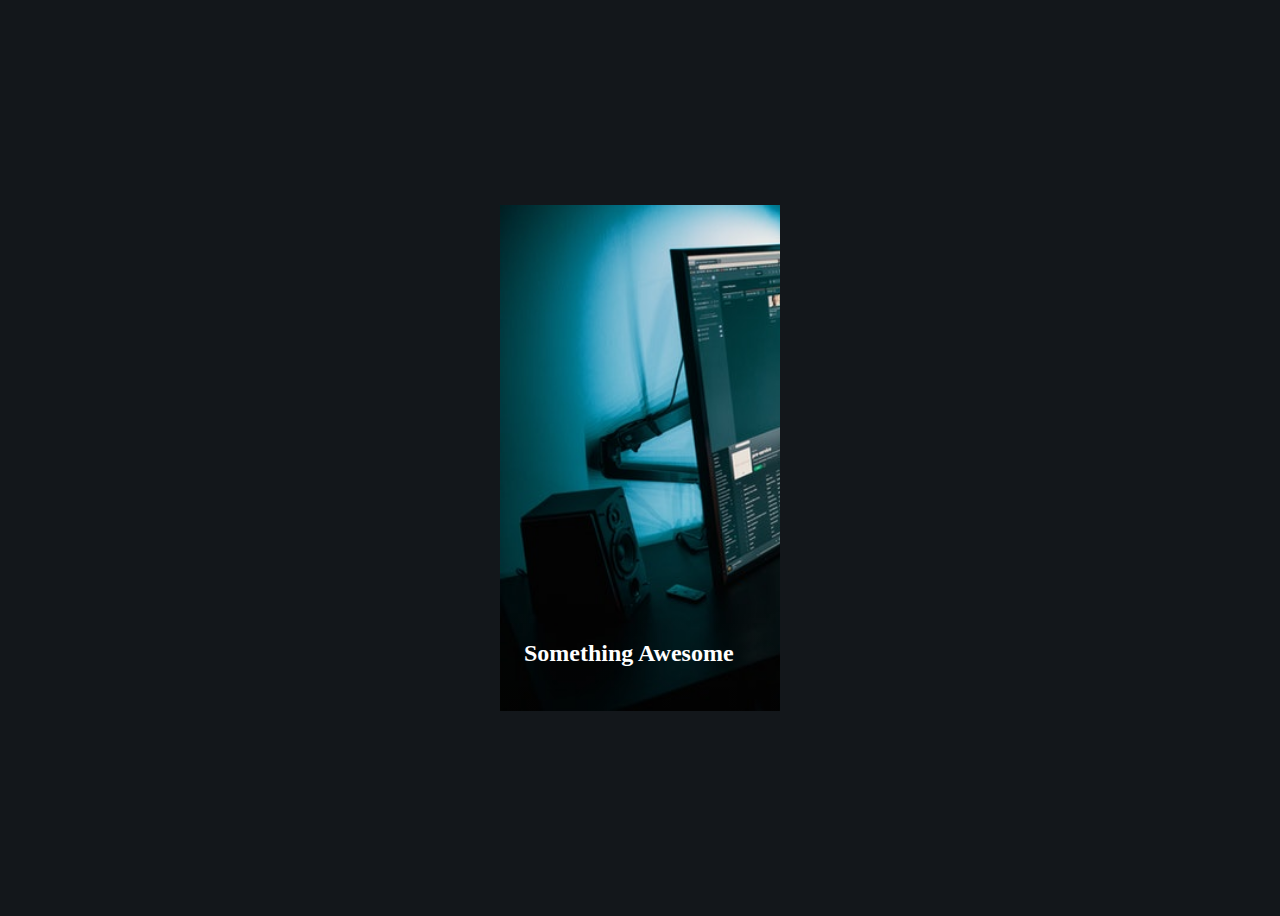
<file: card-ani-mbl-fallback/index.html>
<!DOCTYPE html>
<html lang="en">
  <head>
    <meta charset="UTF-8" />
    <meta name="viewport" content="width=device-width, initial-scale=1.0" />
    <link rel="stylesheet" href="style.css" />
    <title>REALLY good Card</title>
  </head>
  <body>
    <div class="card">
      <div class="card-content">
        <h2 class="card-title">Something Awesome</h2>
        <p class="card-body">
          Lorem ipsum dolor sit amet consectetur adipisicing elit. Explicabo ad
          rerum nisi, ipsa quidem dicta, repellendus reprehenderit omnis quia
          veniam sunt molestiae, vitae nemo ipsum! Quod nulla atque dolorum vel.
        </p>
        <a href="#" class="button">Learn More</a>
      </div>
    </div>
  </body>
</html>
</file>
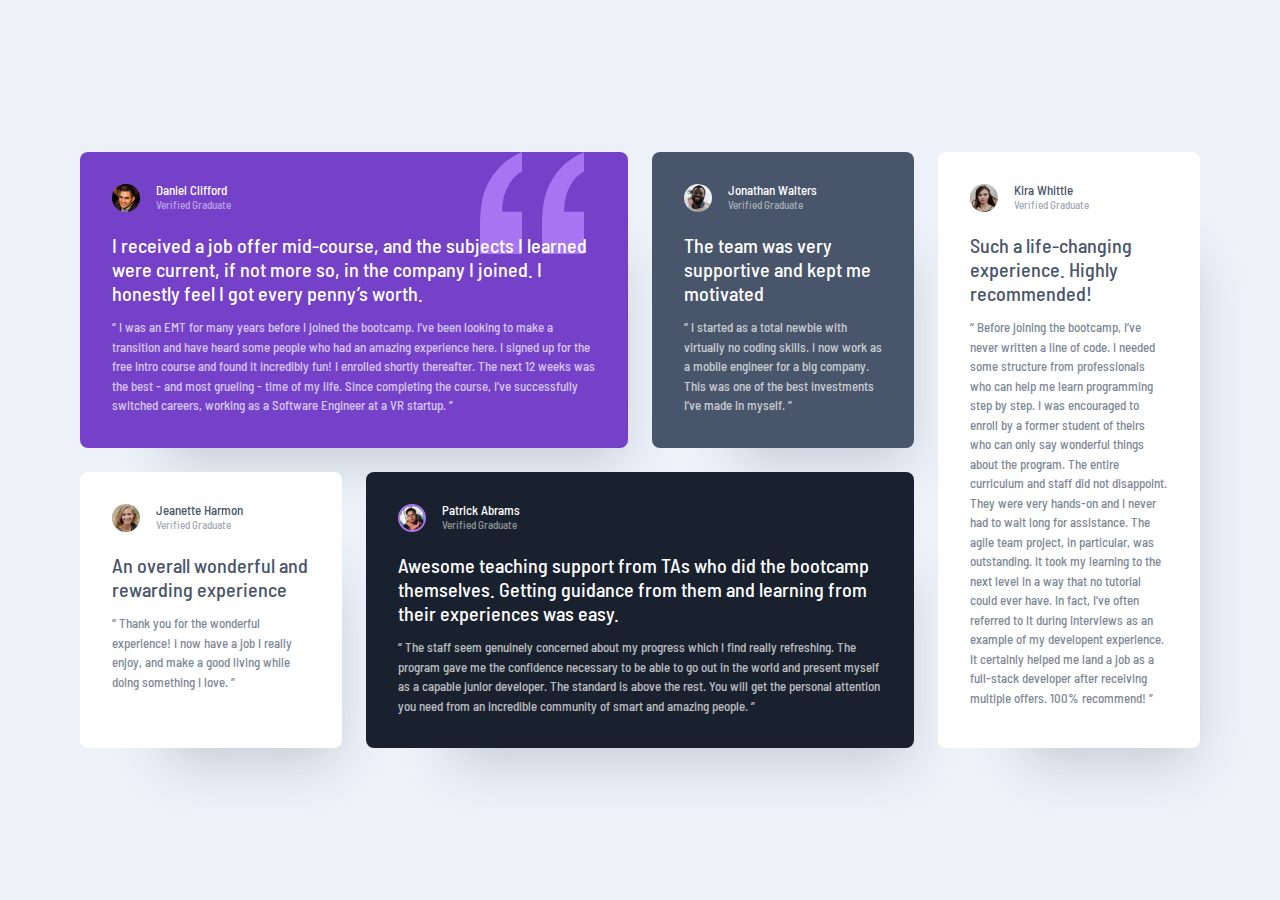
<file: easy-grid/index.html>
<!DOCTYPE html>
<html lang="en">

<head>
  <meta charset="UTF-8">
  <meta http-equiv="X-UA-Compatible" content="IE=edge">
  <meta name="viewport" content="width=device-width, initial-scale=1.0">
  <!-- Google font -->
  <link rel="preconnect" href="https://fonts.googleapis.com">
  <link rel="preconnect" href="https://fonts.gstatic.com" crossorigin>
  <link href="https://fonts.googleapis.com/css2?family=Barlow+Semi+Condensed:wght@500;600&display=swap"
    rel="stylesheet">
  <!-- my css -->
  <link rel="stylesheet" href="style-area.css">
  <title>FEM grid</title>
</head>

<body>
  <main class="testimonial-grid">
    <article class="testimonial grid-col-span-2 flow bg-primary-400 quote text-neutral-100">
      <div class="flex">
        <div>
          <img  src="./images/image-daniel.jpg" alt="daniel clifford">
        </div>
        <div>
          <h2 class="name">Daniel Clifford</h2>
          <p class="position">Verified Graduate</p>
        </div>
      </div>
      <p>
        I received a job offer mid-course, and the subjects I learned were current, if not more so,
        in the company I joined. I honestly feel I got every penny’s worth.
      </p>
      <p>
        “ I was an EMT for many years before I joined the bootcamp. I’ve been looking to make a
        transition and have heard some people who had an amazing experience here. I signed up
        for the free intro course and found it incredibly fun! I enrolled shortly thereafter.
        The next 12 weeks was the best - and most grueling - time of my life. Since completing
        the course, I’ve successfully switched careers, working as a Software Engineer at a VR startup. ”
      </p>
    </article>
    <article class="testimonial flow bg-secondary-400 text-neutral-100">
      <div class="flex">
        <div>
          <img src="./images/image-jonathan.jpg" alt="Jonathan Walters">
        </div>
        <div>
          <h2 class="name">Jonathan Walters</h2>
          <p class="position">Verified Graduate</p>
        </div>
      </div>
      <p>
        The team was very supportive and kept me motivated
      </p>
      <p>
        “ I started as a total newbie with virtually no coding skills. I now work as a mobile engineer
        for a big company. This was one of the best investments I’ve made in myself. ”
      </p>
    </article>
    <article class="testimonial flow bg-neutral-100 text-secondary-400">
      <div class="flex">
        <div>
          <img src="./images/image-jeanette.jpg" alt="Jeanette Harmon">
        </div>
        <div>
          <h2 class="name">Jeanette Harmon</h2>
          <p class="position">Verified Graduate</p>
        </div>
      </div>
      <p>
        An overall wonderful and rewarding experience</p>
      <p>
        “ Thank you for the wonderful experience! I now have a job I really enjoy, and make a good living
        while doing something I love. ”
      </p>
    </article>
    <article class="testimonial grid-col-span-2 flow bg-secondary-500 text-neutral-100">
      <div class="flex">
        <div>
          <img class="border-primary-400" src="./images/image-patrick.jpg" alt="Patrick Abrams">
        </div>
        <div>
          <h2 class="name">Patrick Abrams</h2>
          <p class="position">Verified Graduate</p>
        </div>
      </div>
      <p>
        Awesome teaching support from TAs who did the bootcamp themselves. Getting guidance from them and
        learning from their experiences was easy.
      </p>
      <p>
        “ The staff seem genuinely concerned about my progress which I find really refreshing. The program
        gave me the confidence necessary to be able to go out in the world and present myself as a capable
        junior developer. The standard is above the rest. You will get the personal attention you need from
        an incredible community of smart and amazing people. ”
      </p>
    </article>
    <article class="testimonial flow bg-neutral-100 text-secondary-400">
      <div class="flex">
        <div>
          <img src="./images/image-kira.jpg" alt="Kira Whittle">
        </div>
        <div>
          <h2 class="name">Kira Whittle</h2>
          <p class="position">Verified Graduate</p>
        </div>
      </div>
      <p>
        Such a life-changing experience. Highly recommended!
      </p>
      <p>
        “ Before joining the bootcamp, I’ve never written a line of code. I needed some structure from
        professionals who can help me learn programming step by step. I was encouraged to enroll by a former
        student of theirs who can only say wonderful things about the program. The entire curriculum and staff
        did not disappoint. They were very hands-on and I never had to wait long for assistance. The agile team
        project, in particular, was outstanding. It took my learning to the next level in a way that no tutorial
        could ever have. In fact, I’ve often referred to it during interviews as an example of my developent
        experience. It certainly helped me land a job as a full-stack developer after receiving multiple offers.
        100% recommend! ”
      </p>
    </article>
  </main>




</body>

</html>
</file>
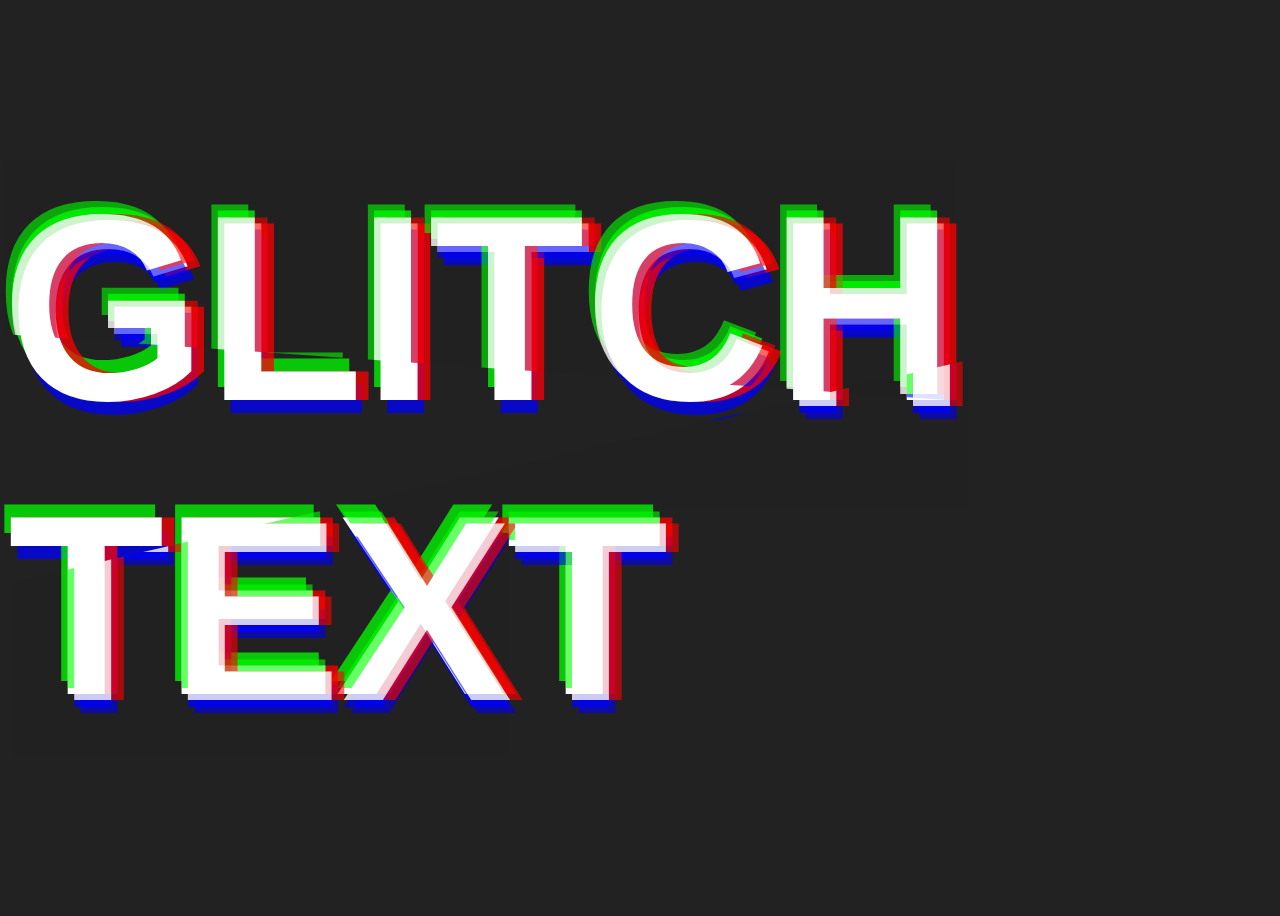
<file: glitch-effect/index.html>
<!DOCTYPE html>
<html lang="en">
<head>
  <meta charset="UTF-8">
  <meta name="viewport" content="width=device-width, initial-scale=1.0">
  <link rel="stylesheet" href="style.css">
  <title>Glitched</title>
</head>
<body>
  <div class="glitch">
    <span aria-hidden="true">glitch text</span>
    glitch text
    <span aria-hidden="true">glitch text</span>
  </div>
</body>
</html>
</file>
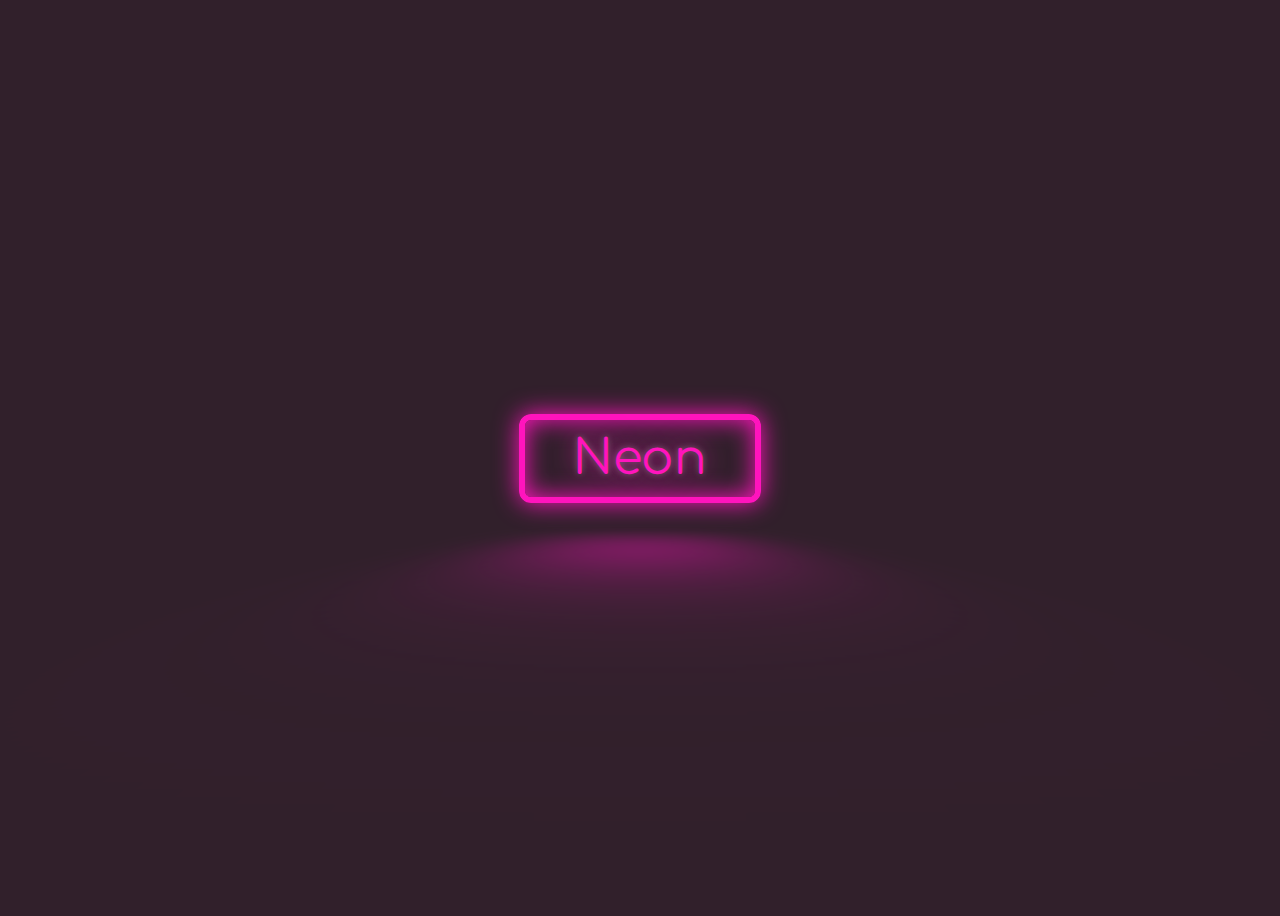
<file: neon-button/index.html>
<!DOCTYPE html>
<html lang="en">
  <head>
    <meta charset="UTF-8" />
    <meta name="viewport" content="width=device-width, initial-scale=1.0" />
    <title>Neon Button</title>
    <link rel="preconnect" href="https://fonts.googleapis.com" />
    <link rel="preconnect" href="https://fonts.gstatic.com" crossorigin />
    <link
      href="https://fonts.googleapis.com/css2?family=Comfortaa:wght@700&display=swap"
      rel="stylesheet"
    />
    <link rel="stylesheet" href="style.css" />
  </head>
  <body>
    <a href="#" class="neon-button">Neon</a>
  </body>
</html>
</file>
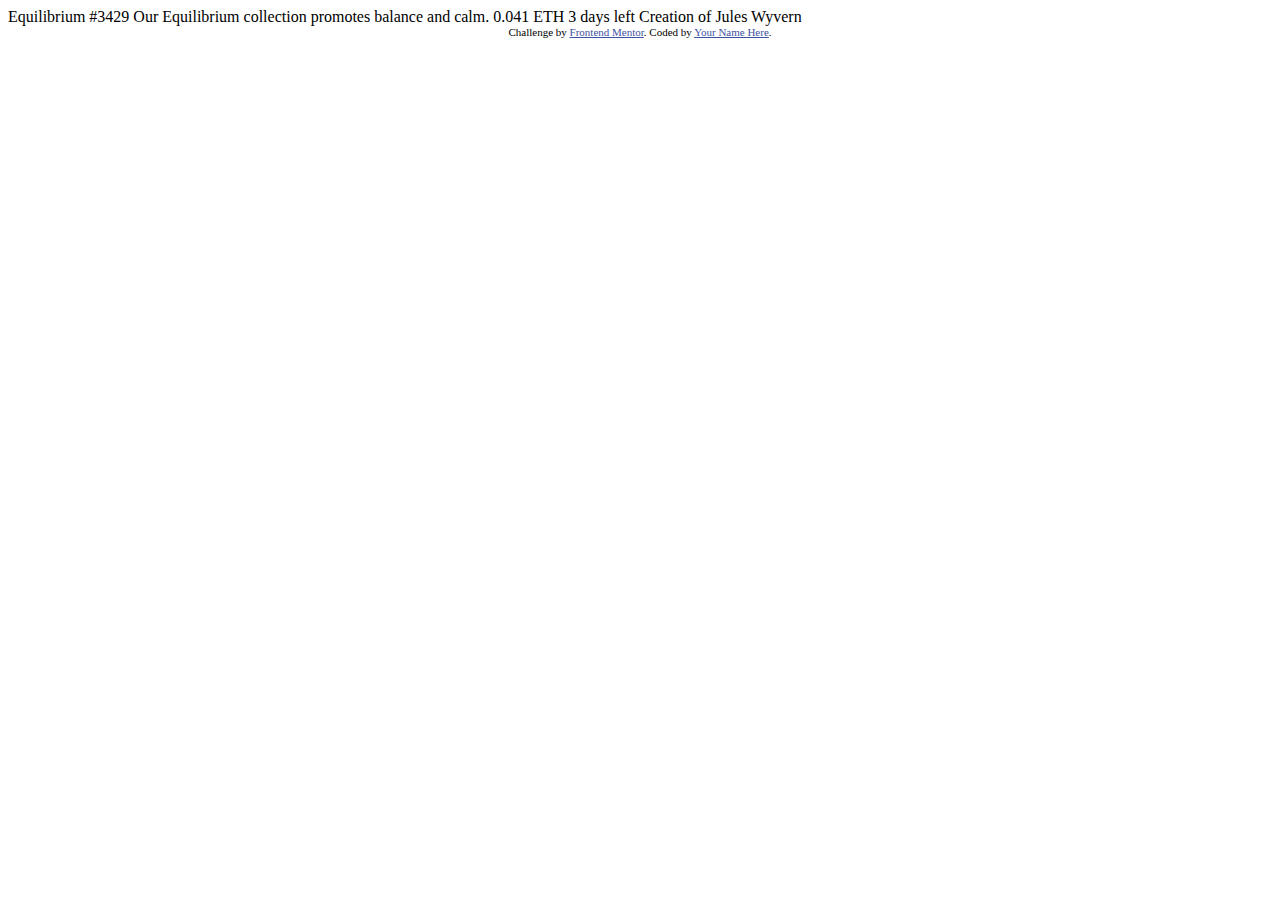
<file: nft-preview-card-component-main/index.html>
<!DOCTYPE html>
<html lang="en">
<head>
  <meta charset="UTF-8">
  <meta name="viewport" content="width=device-width, initial-scale=1.0"> <!-- displays site properly based on user's device -->

  <link rel="icon" type="image/png" sizes="32x32" href="./images/favicon-32x32.png">
  
  <title>Frontend Mentor | NFT preview card component</title>

  <!-- Feel free to remove these styles or customise in your own stylesheet 👍 -->
  <style>
    .attribution { font-size: 11px; text-align: center; }
    .attribution a { color: hsl(228, 45%, 44%); }
  </style>
</head>
<body>

  Equilibrium #3429

  Our Equilibrium collection promotes balance and calm.

  0.041 ETH
  3 days left
  
  Creation of Jules Wyvern

  <div class="attribution">
    Challenge by <a href="https://www.frontendmentor.io?ref=challenge" target="_blank">Frontend Mentor</a>. 
    Coded by <a href="#">Your Name Here</a>.
  </div>
</body>
</html>
</file>
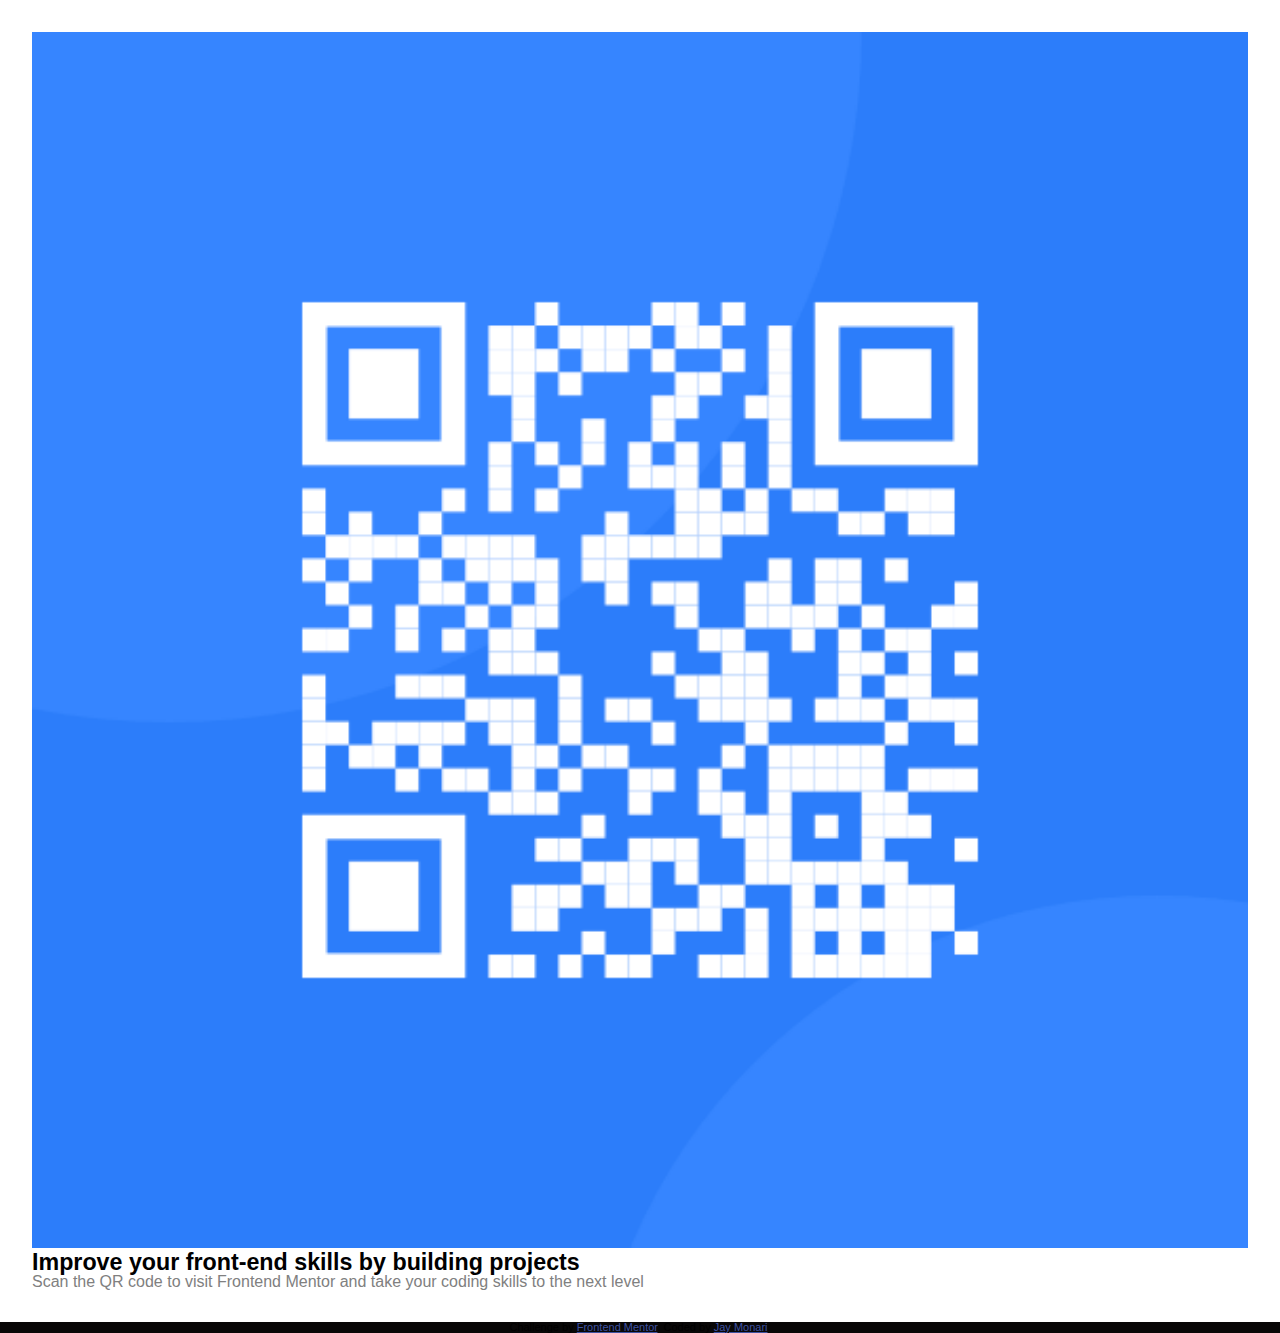
<file: frontend-mentor/qr-code-component-main/index.html>
<!DOCTYPE html>
<html lang="en">
<head>
  <meta charset="UTF-8">
  <meta name="viewport" content="width=device-width, initial-scale=1.0">
  <link rel="icon" type="image/png" sizes="32x32" href="./images/favicon-32x32.png">
  <title>Frontend Mentor | QR code component</title>
  <link rel="stylesheet" href="./styles.css">
  <style>
  </style>
</head>
<body>

  <figure>
    <img src="./images/image-qr-code.png" alt="QR Code" style="width:100%">
    <h2>Improve your front-end skills by building projects</h2>
    <figcaption>Scan the QR code to visit Frontend Mentor and take your coding skills to
      the next level</figcaption>
  </figure>


  <div class="attribution">
    Challenge by <a href="https://www.frontendmentor.io?ref=challenge" target="_blank">Frontend Mentor</a>.
    Coded by <a href="https://github.com/j-mnr">Jay Monari</a>.
  </div>
</body>
</html>
</file>
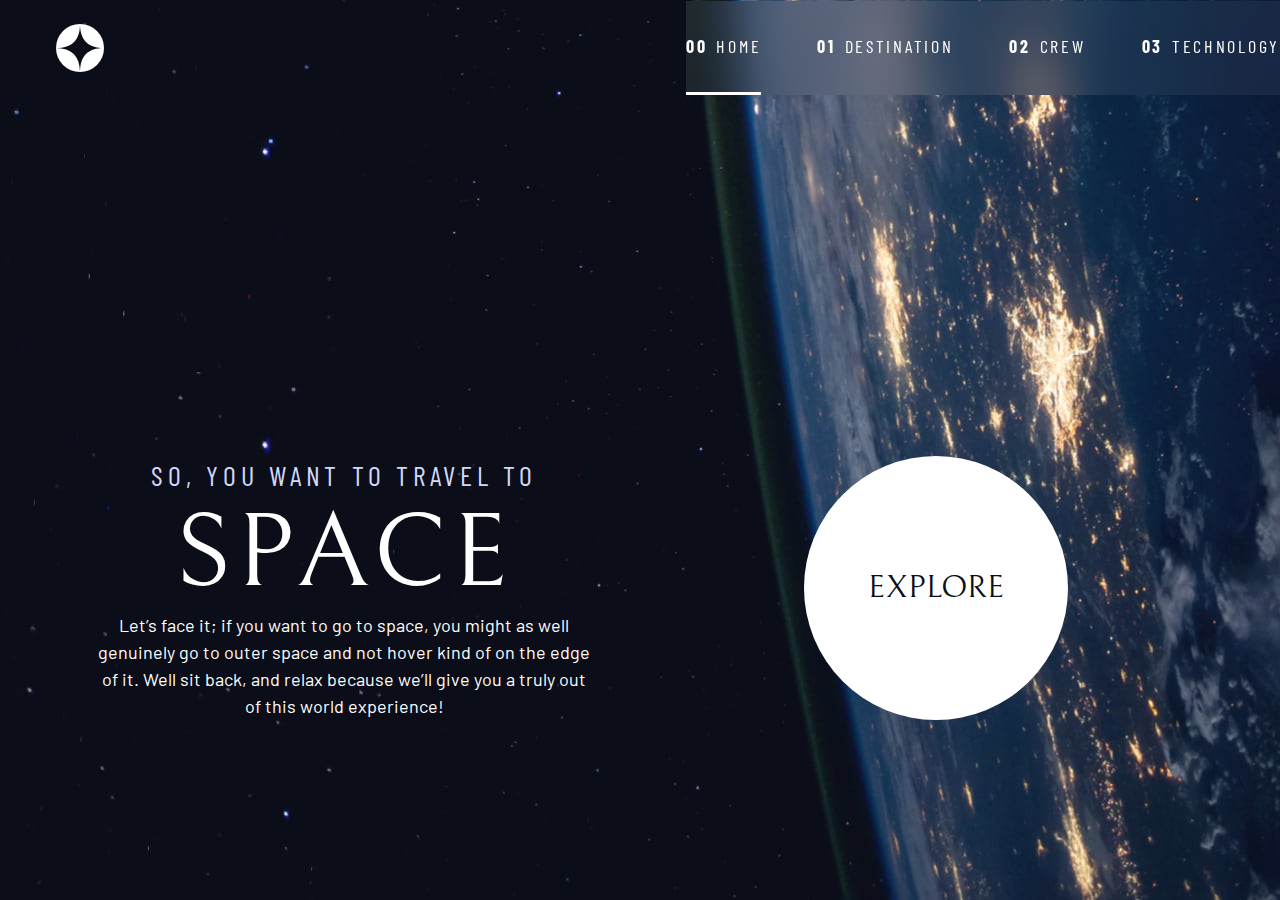
<file: space-tourism-website-main/starter-code/index.html>
<!DOCTYPE html>
<html lang="en">
  <head>
    <meta charset="UTF-8" />
    <meta name="viewport" content="width=device-width, initial-scale=1.0" />
    <link
      rel="icon"
      type="image/png"
      sizes="32x32"
      href="./assets/favicon-32x32.png"
    />

    <link rel="preconnect" href="https://fonts.googleapis.com" />
    <link rel="preconnect" href="https://fonts.gstatic.com" crossorigin />
    <link
      href="https://fonts.googleapis.com/css2?family=Barlow+Condensed:wght@400;700&family=Bellefair&family=Barlow:wght@400;700&display=swap"
      rel="stylesheet"
    />

    <link rel="stylesheet" href="styles.css" />

    <script defer src="index.js"></script>
    <title>Space tourism</title>
  </head>
  <body class="home">
    <header class="primary-header flex">
      <div>
        <img
          src="./assets/shared/logo.svg"
          alt="space tourism logo"
          class="logo"
        />
      </div>
      <button
        class="mobile-nav-toggle"
        aria-expanded="false"
        aria-controls="primary-navigation"
      >
        <span class="sr-only">Menu</span>
      </button>
      <nav>
        <ul
          id="primary-navigation"
          data-visible="false"
          class="primary-navigation underline-indicators flex"
        >
          <li class="active">
            <a
              href="index.html"
              class="ff-sans-cond uppercase text-white letter-spacing-2"
              ><span>00</span>Home</a
            >
          </li>
          <li>
            <a
              href="destination.html"
              class="ff-sans-cond uppercase text-white letter-spacing-2"
              ><span>01</span>Destination</a
            >
          </li>
          <li>
            <a
              href="crew.html"
              class="ff-sans-cond uppercase text-white letter-spacing-2"
              ><span>02</span>Crew</a
            >
          </li>
          <li>
            <a
              href="technology.html"
              class="ff-sans-cond uppercase text-white letter-spacing-2"
              ><span>03</span>Technology</a
            >
          </li>
        </ul>
      </nav>
    </header>
    <div class="grid-container">
      <div>
        <h1 class="text-accent fs-500 ff-sans-cond uppercase letter-spacing-1">
          So, you want to travel to
          <span class="d-block fs-900 ff-serif text-white">Space</span>
        </h1>
        <p>
          Let’s face it; if you want to go to space, you might as well genuinely
          go to outer space and not hover kind of on the edge of it. Well sit
          back, and relax because we’ll give you a truly out of this world
          experience!
        </p>
      </div>
      <div>
        <a href="#" class="large-button uppercase ff-serif text-dark bg-white"
          >Explore</a
        >
      </div>
    </div>
  </body>
</html>
</file>
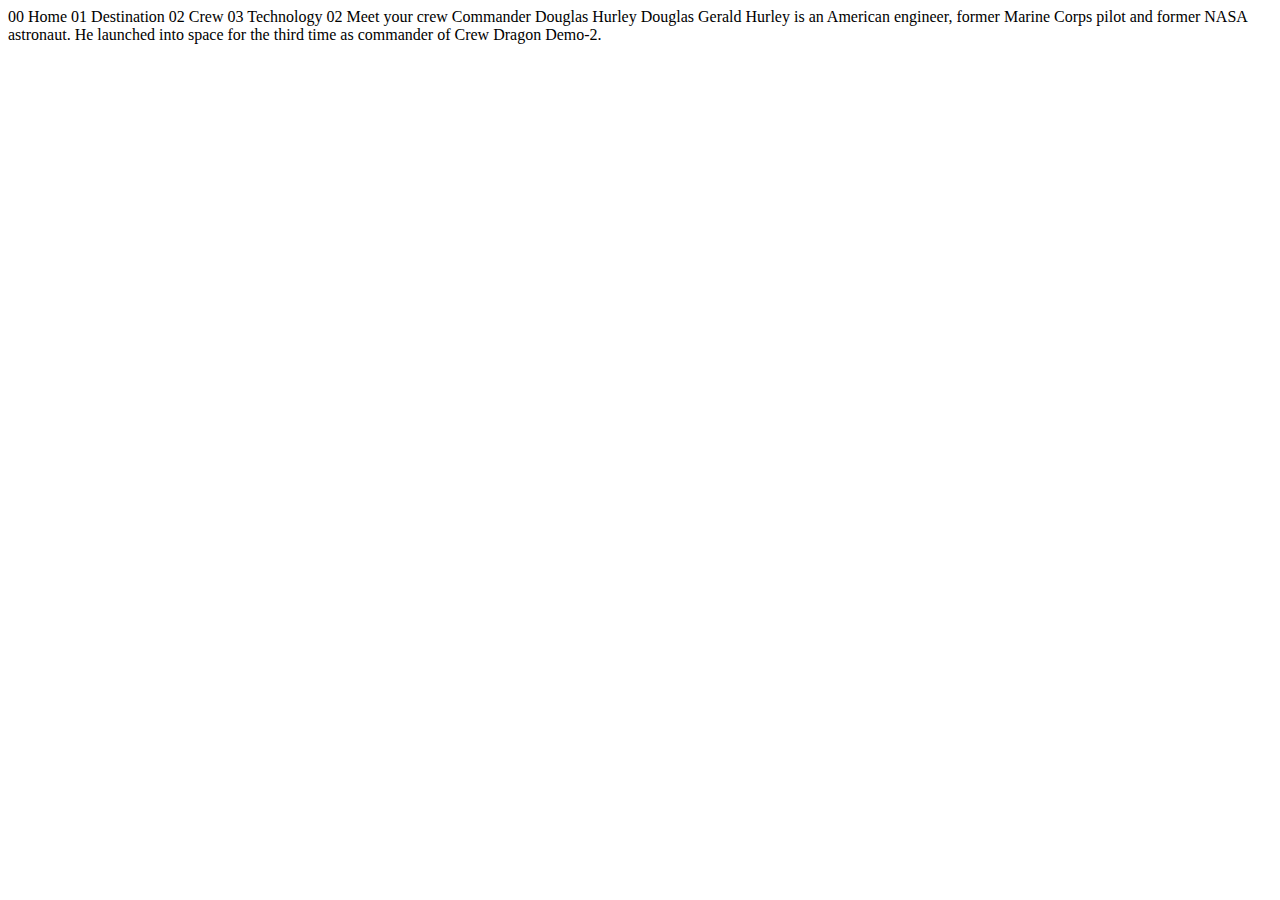
<file: space-tourism-website-main/starter-code/crew-commander.html>
<!DOCTYPE html>
<html lang="en">
<head>
  <meta charset="UTF-8">
  <meta name="viewport" content="width=device-width, initial-scale=1.0">

  <link rel="icon" type="image/png" sizes="32x32" href="./assets/favicon-32x32.png">
  
  <title>Frontend Mentor | Space tourism website</title>
</head>
<body>

  00 Home
  01 Destination
  02 Crew
  03 Technology

  02 Meet your crew

  Commander
  Douglas Hurley

  Douglas Gerald Hurley is an American engineer, former Marine Corps pilot 
  and former NASA astronaut. He launched into space for the third time as 
  commander of Crew Dragon Demo-2.
</body>
</html>
</file>
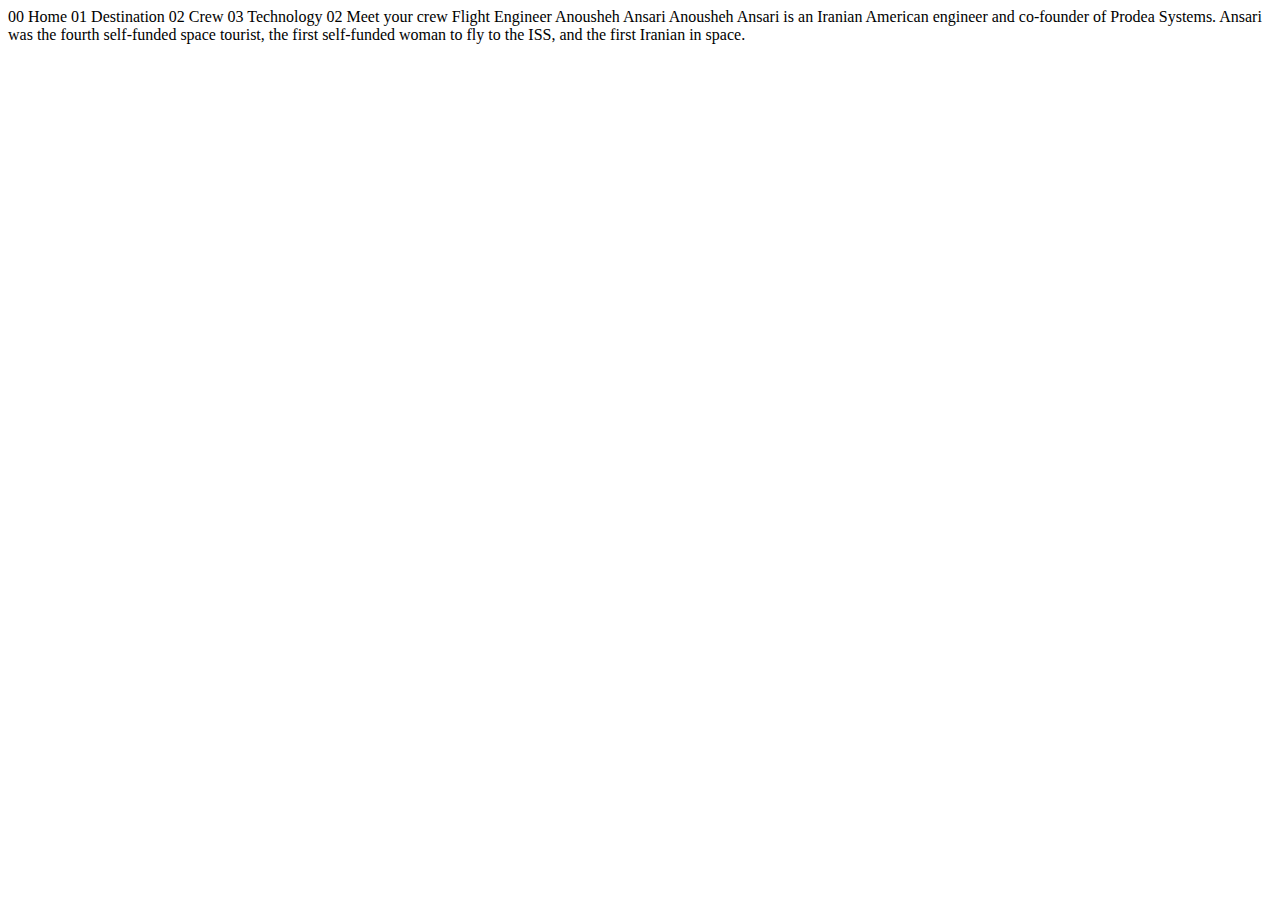
<file: space-tourism-website-main/starter-code/crew-engineer.html>
<!DOCTYPE html>
<html lang="en">
<head>
  <meta charset="UTF-8">
  <meta name="viewport" content="width=device-width, initial-scale=1.0">

  <link rel="icon" type="image/png" sizes="32x32" href="./assets/favicon-32x32.png">
  
  <title>Frontend Mentor | Space tourism website</title>
</head>
<body>

  00 Home
  01 Destination
  02 Crew
  03 Technology

  02 Meet your crew

  Flight Engineer
  Anousheh Ansari

  Anousheh Ansari is an Iranian American engineer and co-founder of Prodea Systems. 
  Ansari was the fourth self-funded space tourist, the first self-funded woman to 
  fly to the ISS, and the first Iranian in space. 
</body>
</html>
</file>
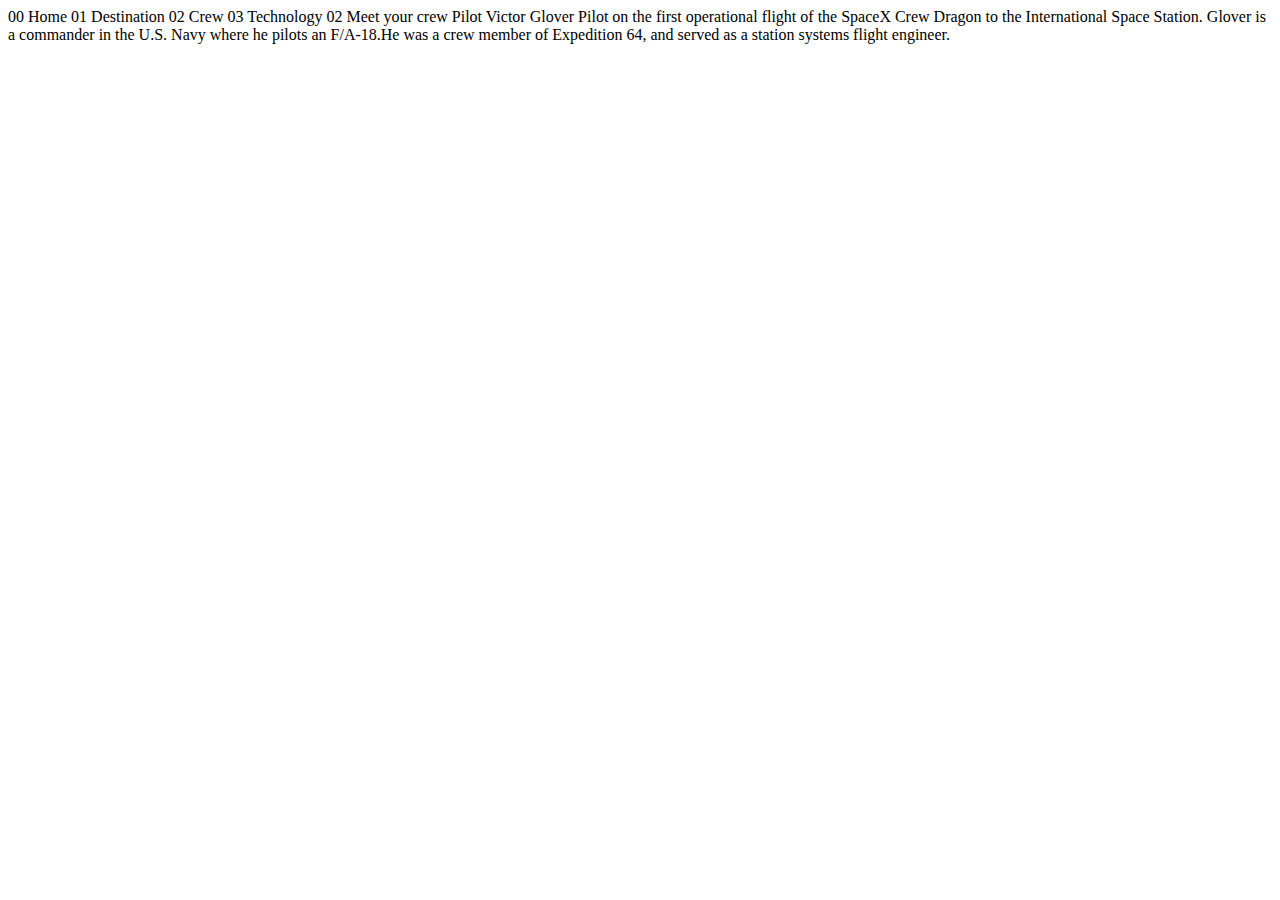
<file: space-tourism-website-main/starter-code/crew-pilot.html>
<!DOCTYPE html>
<html lang="en">
<head>
  <meta charset="UTF-8">
  <meta name="viewport" content="width=device-width, initial-scale=1.0">

  <link rel="icon" type="image/png" sizes="32x32" href="./assets/favicon-32x32.png">
  
  <title>Frontend Mentor | Space tourism website</title>
</head>
<body>

  00 Home
  01 Destination
  02 Crew
  03 Technology

  02 Meet your crew

  Pilot
  Victor Glover

  Pilot on the first operational flight of the SpaceX Crew Dragon to the 
  International Space Station. Glover is a commander in the U.S. Navy where 
  he pilots an F/A-18.He was a crew member of Expedition 64, and served as a 
  station systems flight engineer. 
</body>
</html>
</file>
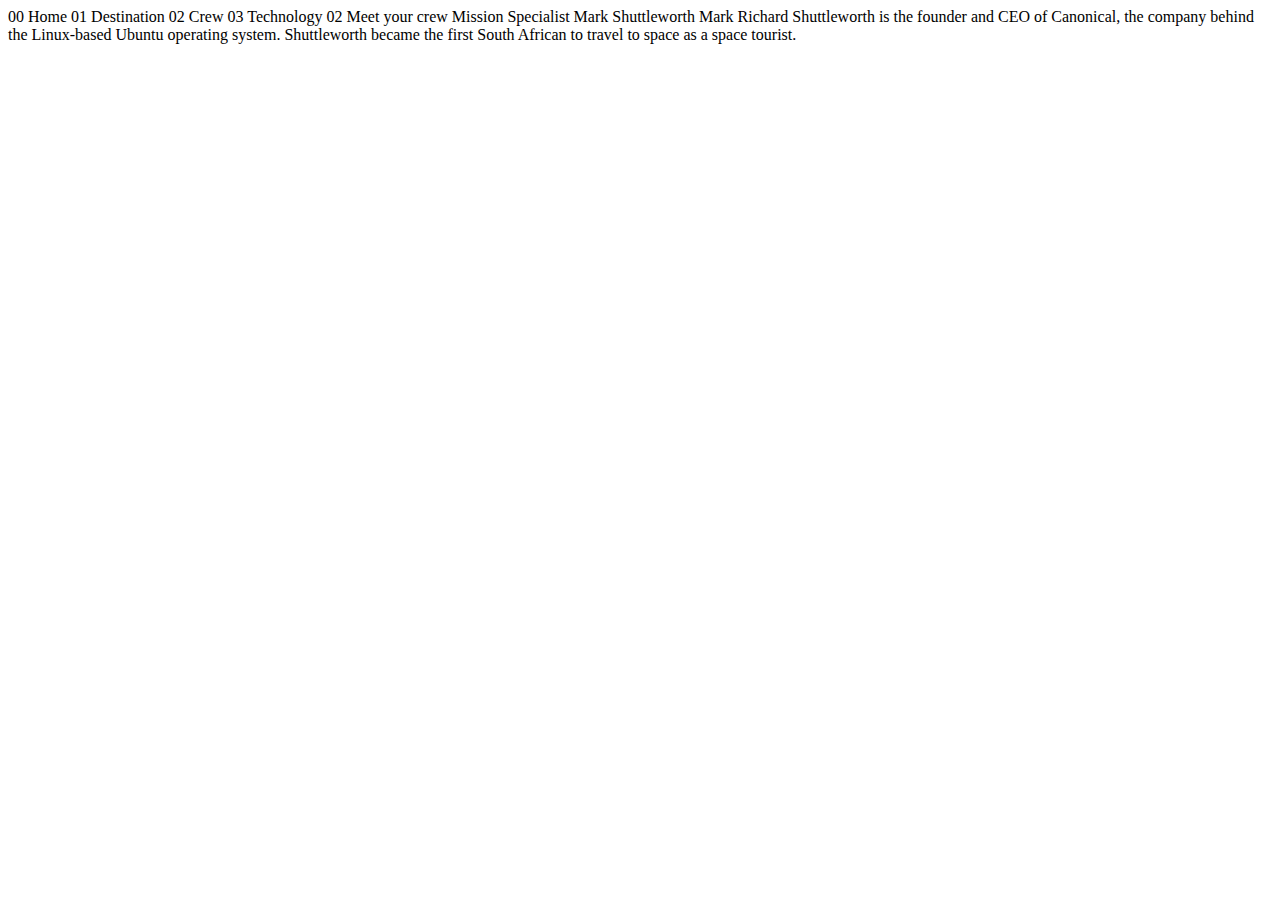
<file: space-tourism-website-main/starter-code/crew-specialist.html>
<!DOCTYPE html>
<html lang="en">
<head>
  <meta charset="UTF-8">
  <meta name="viewport" content="width=device-width, initial-scale=1.0">

  <link rel="icon" type="image/png" sizes="32x32" href="./assets/favicon-32x32.png">
  
  <title>Frontend Mentor | Space tourism website</title>
</head>
<body>

  00 Home
  01 Destination
  02 Crew
  03 Technology

  02 Meet your crew

  Mission Specialist
  Mark Shuttleworth

  Mark Richard Shuttleworth is the founder and CEO of Canonical, the company behind 
  the Linux-based Ubuntu operating system. Shuttleworth became the first South 
  African to travel to space as a space tourist.
</body>
</html>
</file>
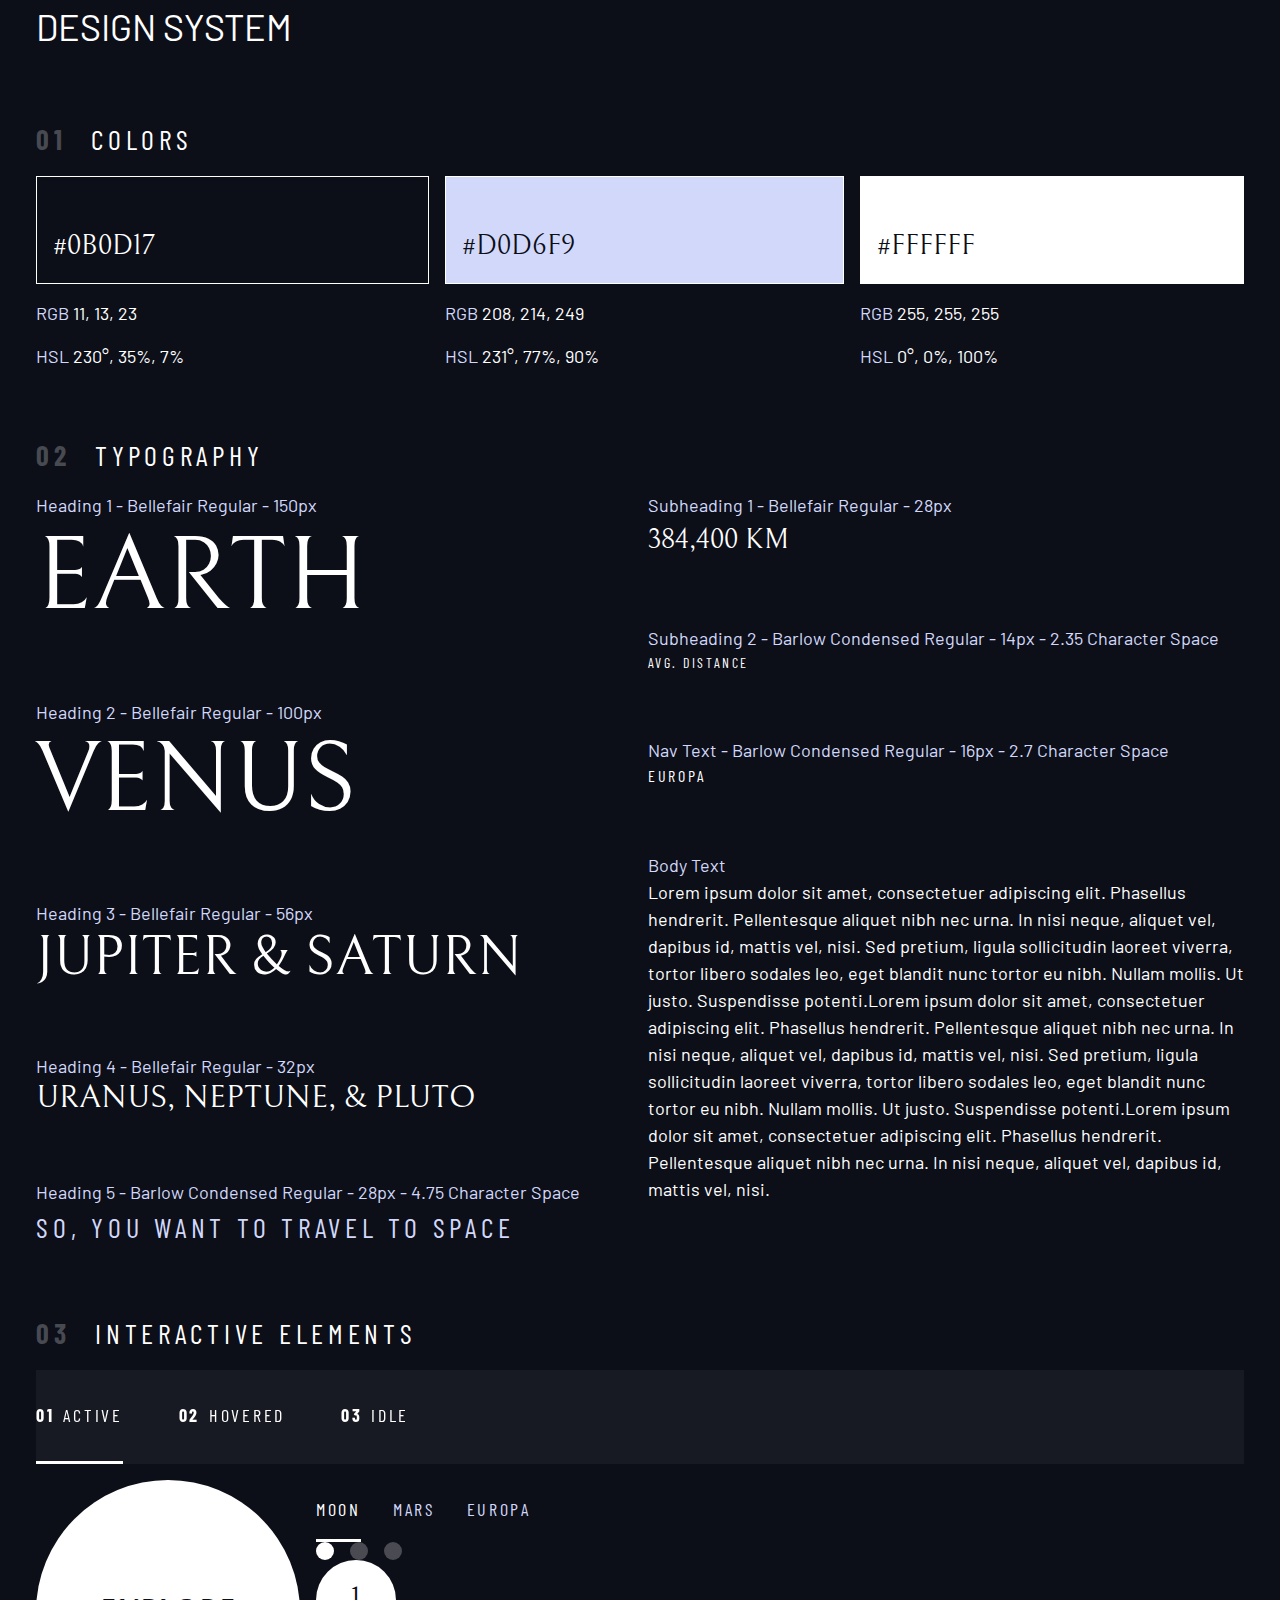
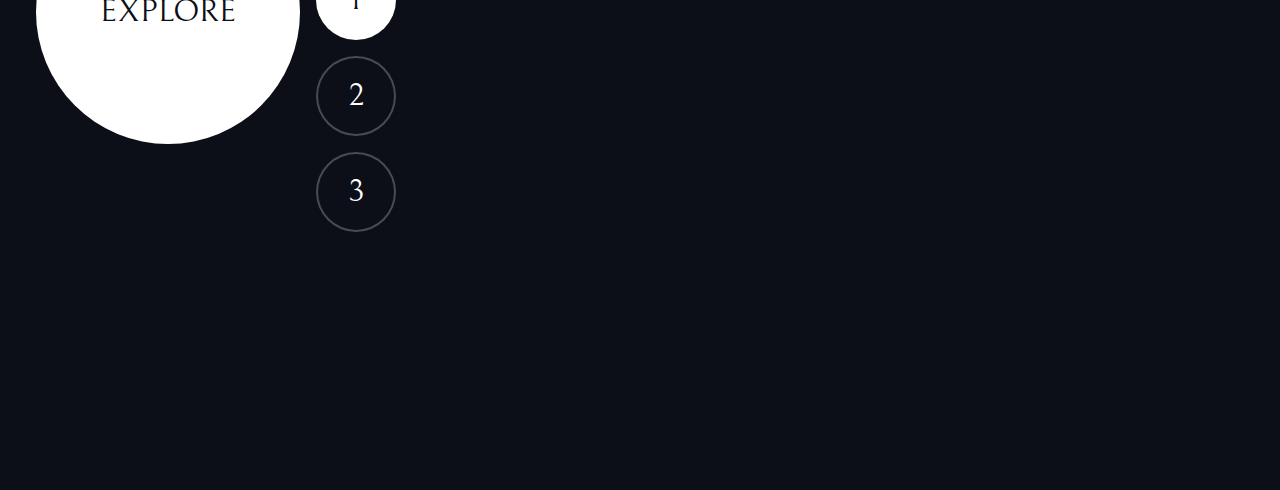
<file: space-tourism-website-main/starter-code/design-system.html>
<!DOCTYPE html>
<html lang="en">
  <head>
    <link rel="preconnect" href="https://fonts.googleapis.com" />
    <link rel="preconnect" href="https://fonts.gstatic.com" crossorigin />
    <link
      href="https://fonts.googleapis.com/css2?family=Barlow+Condensed:wght@400;700&family=Bellefair&family=Barlow:wght@400;700&display=swap"
      rel="stylesheet"
    />
    <link rel="stylesheet" href="styles.css" />
    <title>Design system</title>
  </head>
  <body>
    <div class="container flow">
      <h1 class="uppercase">Design system</h1>

      <section class="flow" id="colors" style="margin: 4rem 0">
        <h2 class="numbered-title"><span>01</span> colors</h2>
        <div class="flex">
          <div class="flow" style="flex-grow: 1">
            <div
              class="bg-dark text-white ff-serif fs-500"
              style="padding: 3rem 1rem 1rem; border: 1px solid white"
            >
              #0B0D17
            </div>
            <p><span class="text-accent">RGB</span> 11, 13, 23</p>
            <p><span class="text-accent">HSL</span> 230°, 35%, 7%</p>
          </div>
          <div class="flow" style="flex-grow: 1">
            <div
              class="bg-accent text-dark ff-serif fs-500"
              style="padding: 3rem 1rem 1rem; border: 1px solid white"
            >
              #D0D6F9
            </div>
            <p><span class="text-accent">RGB</span> 208, 214, 249</p>
            <p><span class="text-accent">HSL</span> 231°, 77%, 90%</p>
          </div>
          <div class="flow" style="flex-grow: 1">
            <div
              class="bg-white text-dark ff-serif fs-500"
              style="padding: 3rem 1rem 1rem; border: 1px solid white"
            >
              #FFFFFF
            </div>
            <p><span class="text-accent">RGB</span> 255, 255, 255</p>
            <p><span class="text-accent">HSL</span> 0°, 0%, 100%</p>
          </div>
        </div>
      </section>

      <section class="flow" id="typography" style="margin: 4rem 0">
        <h2 class="numbered-title"><span>02 </span>Typography</h2>
        <div class="flex">
          <div class="flow" style="flex-basis: 100%; --flow-space: 4rem">
            <div>
              <p class="text-accent">Heading 1 - Bellefair Regular - 150px</p>
              <p class="fs-900 ff-serif uppercase">Earth</p>
            </div>
            <div>
              <p class="text-accent">Heading 2 - Bellefair Regular - 100px</p>
              <p class="fs-800 ff-serif uppercase">Venus</p>
            </div>
            <div>
              <p class="text-accent">Heading 3 - Bellefair Regular - 56px</p>
              <p class="fs-700 ff-serif uppercase">Jupiter & Saturn</p>
            </div>
            <div>
              <p class="text-accent">Heading 4 - Bellefair Regular - 32px</p>
              <p class="fs-600 ff-serif uppercase">Uranus, Neptune, & Pluto</p>
            </div>
            <div>
              <p class="text-accent">
                Heading 5 - Barlow Condensed Regular - 28px - 4.75 Character
                Space
              </p>
              <p
                class="
                  text-accent
                  fs-500
                  ff-sans-cond
                  uppercase
                  letter-spacing-1
                "
              >
                So, you want to travel to space
              </p>
            </div>
          </div>

          <div class="flow" style="flex-basis: 100%; --flow-space: 4rem">
            <div>
              <p class="text-accent">Subheading 1 - Bellefair Regular - 28px</p>
              <p class="fs-500 ff-serif uppercase">384,400 km</p>
            </div>
            <div>
              <p class="text-accent">
                Subheading 2 - Barlow Condensed Regular - 14px - 2.35 Character
                Space
              </p>
              <p class="fs-200 uppercase ff-sans-cond letter-spacing-3">
                Avg. Distance
              </p>
            </div>
            <div>
              <p class="text-accent">
                Nav Text - Barlow Condensed Regular - 16px - 2.7 Character Space
              </p>
              <p class="fs-300 uppercase ff-sans-cond letter-spacing-2">
                Europa
              </p>
            </div>
            <div>
              <p class="text-accent">Body Text</p>
              <p>
                Lorem ipsum dolor sit amet, consectetuer adipiscing elit.
                Phasellus hendrerit. Pellentesque aliquet nibh nec urna. In nisi
                neque, aliquet vel, dapibus id, mattis vel, nisi. Sed pretium,
                ligula sollicitudin laoreet viverra, tortor libero sodales leo,
                eget blandit nunc tortor eu nibh. Nullam mollis. Ut justo.
                Suspendisse potenti.Lorem ipsum dolor sit amet, consectetuer
                adipiscing elit. Phasellus hendrerit. Pellentesque aliquet nibh
                nec urna. In nisi neque, aliquet vel, dapibus id, mattis vel,
                nisi. Sed pretium, ligula sollicitudin laoreet viverra, tortor
                libero sodales leo, eget blandit nunc tortor eu nibh. Nullam
                mollis. Ut justo. Suspendisse potenti.Lorem ipsum dolor sit
                amet, consectetuer adipiscing elit. Phasellus hendrerit.
                Pellentesque aliquet nibh nec urna. In nisi neque, aliquet vel,
                dapibus id, mattis vel, nisi.
              </p>
            </div>
          </div>
        </div>
      </section>

      <section class="flow" id="interactive-elements">
        <h2 class="numbered-title"><span>03</span> Interactive elements</h2>

        <!-- navigation -->
        <div>
          <nav>
            <ul class="primary-navigation underline-indicators flex">
              <li class="active">
                <a
                  href="#"
                  class="ff-sans-cond uppercase text-white letter-spacing-2"
                  ><span>01</span>Active</a
                >
              </li>
              <li>
                <a
                  href="#"
                  class="ff-sans-cond uppercase text-white letter-spacing-2"
                  ><span>02</span>Hovered</a
                >
              </li>
              <li>
                <a
                  href="#"
                  class="ff-sans-cond uppercase text-white letter-spacing-2"
                  ><span>03</span>Idle</a
                >
              </li>
            </ul>
          </nav>
        </div>

        <div class="flex">
          <div>
            <!-- explore button -->
            <a
              href="#"
              class="large-button uppercase ff-serif fs-600 text-dark bg-white"
              >Explore</a
            >
          </div>

          <div style="margin-bottom: 50vh">
            <!-- Tabs -->
            <div class="tab-list underline-indicators flex">
              <button
                aria-selected="true"
                class="
                  uppercase
                  text-accent
                  letter-spacing-2
                  bg-dark
                  ff-sans-cond
                "
              >
                Moon
              </button>
              <button
                aria-selected="false"
                class="
                  uppercase
                  text-accent
                  letter-spacing-2
                  bg-dark
                  ff-sans-cond
                "
              >
                Mars
              </button>
              <button
                aria-selected="false"
                class="
                  uppercase
                  text-accent
                  letter-spacing-2
                  bg-dark
                  ff-sans-cond
                "
              >
                Europa
              </button>
            </div>

            <!-- Dots -->
            <div class="dot-indicators flex">
              <button aria-selected="true">
                <span class="sr-only">Slide title</span>
              </button>
              <button aria-selected="false">
                <span class="sr-only">Slide title</span>
              </button>
              <button aria-selected="false">
                <span class="sr-only">Slide title</span>
              </button>
            </div>

            <!-- Numbers -->
            <div style="width: 80px; height: 80px">
              <div
                class="numbered-indicators flex"
                style="flex-direction: column"
              >
                <button
                  class="fs-600 ff-serif text-dark bg-dark"
                  aria-selected="true"
                >
                  1
                </button>
                <button
                  class="fs-600 ff-serif text-white bg-dark"
                  aria-selected="false"
                >
                  2
                </button>
                <button
                  class="fs-600 ff-serif text-white bg-dark"
                  aria-selected="false"
                >
                  3
                </button>
              </div>
            </div>
          </div>
        </div>
      </section>
    </div>
  </body>
</html>
</file>
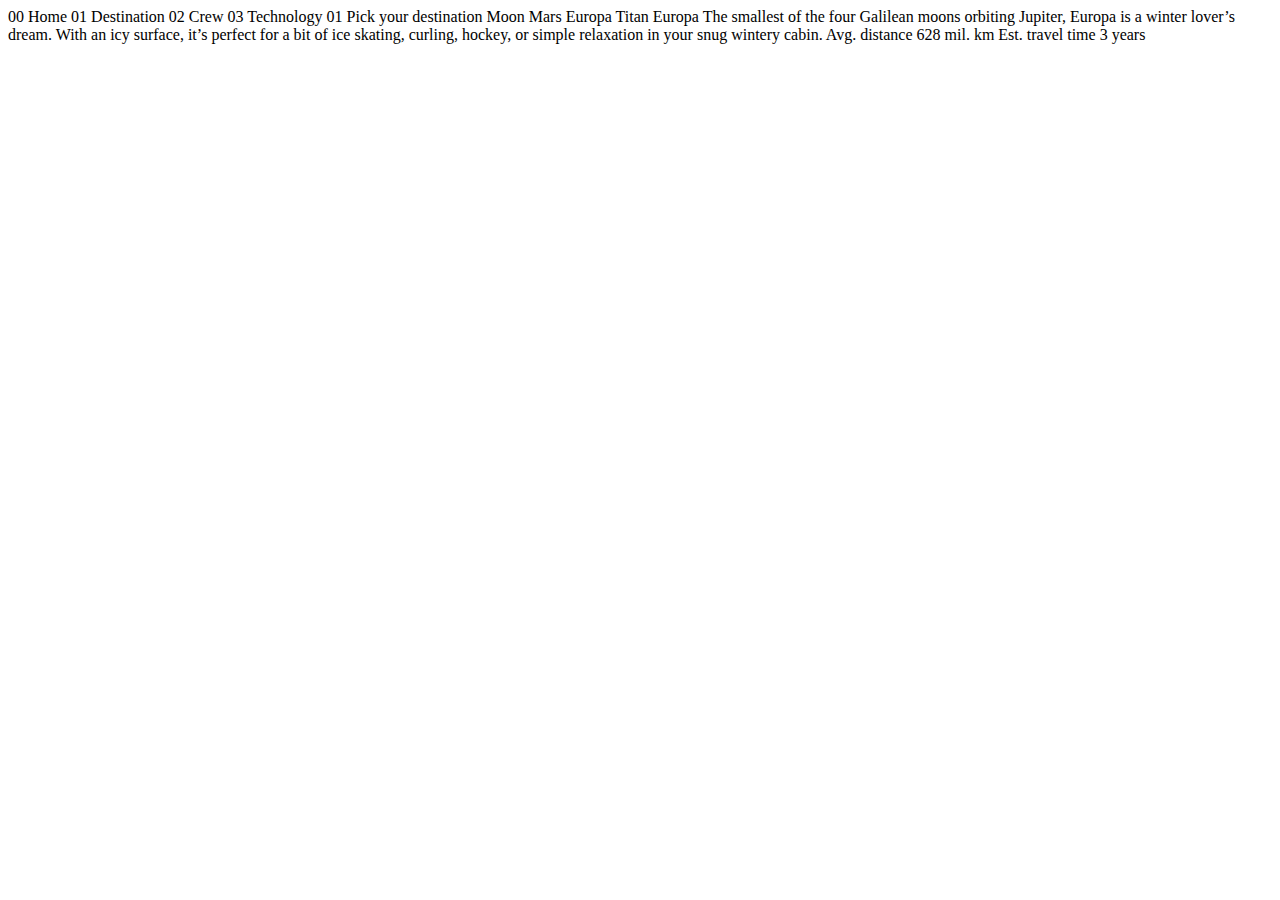
<file: space-tourism-website-main/starter-code/destination-europa.html>
<!DOCTYPE html>
<html lang="en">
<head>
  <meta charset="UTF-8">
  <meta name="viewport" content="width=device-width, initial-scale=1.0">

  <link rel="icon" type="image/png" sizes="32x32" href="./assets/favicon-32x32.png">
  
  <title>Frontend Mentor | Space tourism website</title>
</head>
<body>

  00 Home
  01 Destination
  02 Crew
  03 Technology

  01 Pick your destination

  Moon
  Mars
  Europa
  Titan

  Europa

  The smallest of the four Galilean moons orbiting Jupiter, Europa is a 
  winter lover’s dream. With an icy surface, it’s perfect for a bit of 
  ice skating, curling, hockey, or simple relaxation in your snug 
  wintery cabin.

  Avg. distance
  628 mil. km

  Est. travel time
  3 years
</body>
</html>
</file>
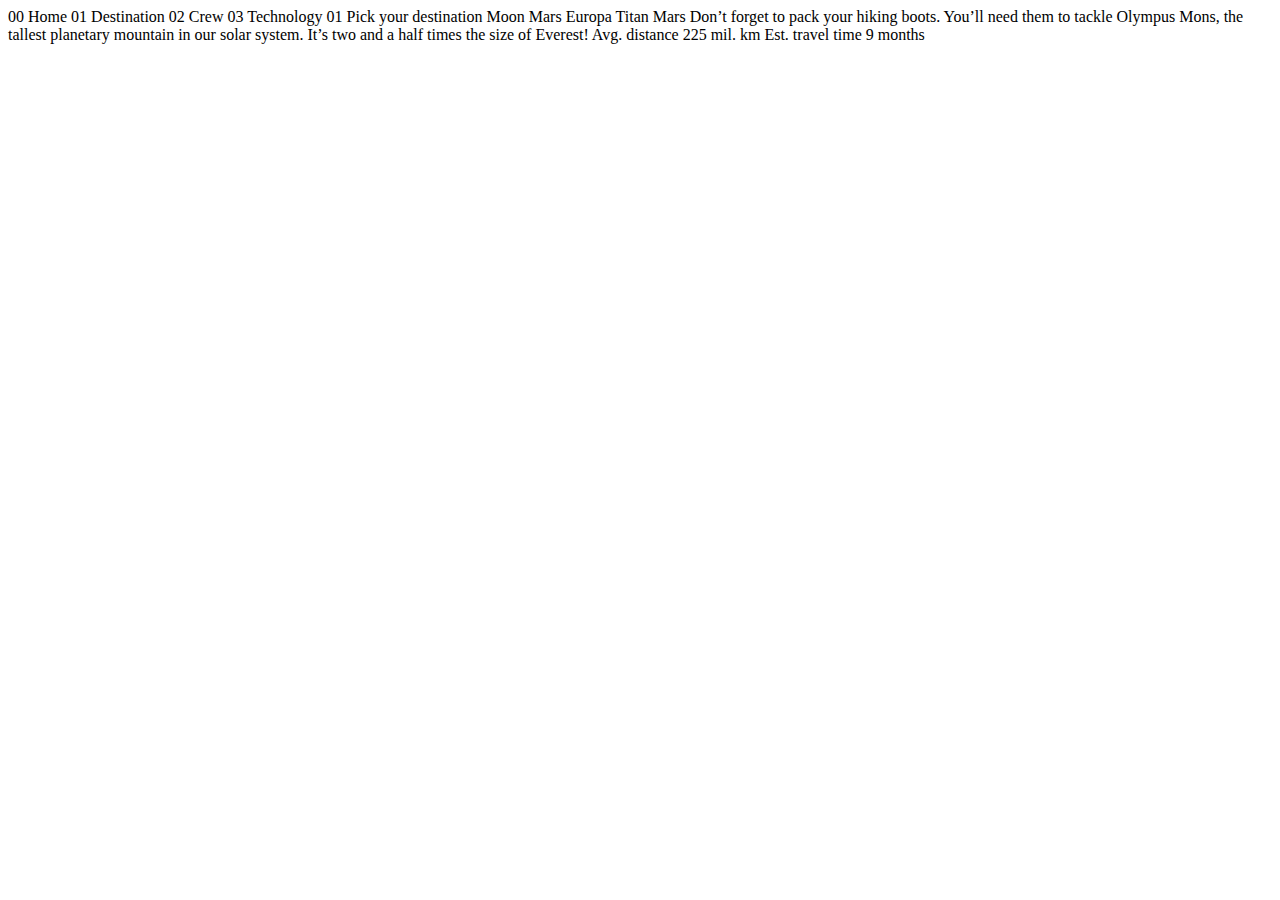
<file: space-tourism-website-main/starter-code/destination-mars.html>
<!DOCTYPE html>
<html lang="en">
<head>
  <meta charset="UTF-8">
  <meta name="viewport" content="width=device-width, initial-scale=1.0">

  <link rel="icon" type="image/png" sizes="32x32" href="./assets/favicon-32x32.png">
  
  <title>Frontend Mentor | Space tourism website</title>
</head>
<body>

  00 Home
  01 Destination
  02 Crew
  03 Technology

  01 Pick your destination

  Moon
  Mars
  Europa
  Titan

  Mars

  Don’t forget to pack your hiking boots. You’ll need them to tackle Olympus Mons, 
  the tallest planetary mountain in our solar system. It’s two and a half times 
  the size of Everest!

  Avg. distance
  225 mil. km

  Est. travel time
  9 months
</body>
</html>
</file>
<file: card-ani-mbl-fallback/style.css>
:root {
  --clr-neutral-900: hsl(207, 19%, 9%);
  --clr-neutral-100: hsl(0, 0%, 100%);
  --clr-accent-400: hsl(142, 90%, 61%);
}

*,
*::before,
*::after {
  box-sizing: border-box;
}

body {
  display: grid;
  min-height: 100vh;
  place-items: center;
  line-height: 1.6;
  background-color: var(--clr-neutral-900);
}

.card {
  color: var(--clr-neutral-100);
  background-image: url(img/card-bg.jpg);
  background-size: cover;
  padding: 10rem 0 0;
  max-width: 35ch;
  border-radius: -0.5rem;
  /* XXX: without this the bottom would square because of children */
  overflow: hidden;

  transition: transform 500ms ease;
}

.card:hover,
.card:focus-within {
  transform: scale(1.05);
}

.card-content {
  --padding: 1.5rem;
  padding: var(--padding);
  background: linear-gradient(
    hsl(0 0% 0% / 0),
    hsl(20 0% 0% / 0.3),
    hsl(0 0% 0% / 1)
  );
}

.card-title {
  position: relative;
  /* XXX: this breaks things with overflow */
  width: max-content;
  /* XXX: this fixes things with overflow */
  max-width: 100%;
}

.card-title::after {
  content: "";
  position: absolute;
  bottom: 0;
  left: calc(var(--padding) * -1);
  height: 4px;
  width: calc(100% + var(--padding));
  background-color: var(--clr-accent-400);
  transform-origin: left;

  /* XXX: Best things to transition -- transform and opacity DON'T DO WIDTH */
  transition: transform 500ms ease;
}

.card:hover .card-title::after,
.card:focus-within .card-title::after {
  transform: scaleX(1);
}

.card-body {
  color: hsla(0, 100%, 100%, 0.85);
}

@media (hover) {
  .card-content {
    transform: translateY(65%);
    transition: transform 500ms ease;
    /* XXX: transition-delay: 500ms; doing it this way delays both ways */
  }

  .card:hover .card-content,
  .card:focus-within .card-content {
    transform: translateY(0);
    /* XXX: doing it this way delays only the start... lookin' good */
    transition-delay: 500ms;
  }

  .card:focus-within .card-content {
    transition-duration: 0ms;
  }

  .card:focus-within .card-content > *:not(.card-title) {
    transition-delay: 0ms;
  }

  .card-content > *:not(.card-title) {
    opacity: 0;
    transition: opacity 500ms linear;
  }

  .card:hover .card-content > *:not(.card-title) {
    opacity: 1;
    transition-delay: 800ms;
  }

  .card:focus-within .card-content > *:not(.card-title) {
    opacity: 1;
    transition-delay: 0ms;
  }

  .card-title::after {
    transform: scaleX(0);
  }
}

.button {
  cursor: pointer;
  display: inline;
  text-decoration: none;
  color: var(--clr-neutral-900);
  font-weight: bold;
  background-color: var(--clr-accent-400);
  padding: 0.5em 1.25em;
  border-radius: 0.25em;
}

.button:hover,
.button:focus {
  background-color: var(--clr-neutral-100);
}

@media (prefers-reduced-motion: reduce) {
  * {
    animation-duration: 0.01ms !important;
    animation-iteration-count: 1 !important;
    transition-duration: 0.01ms !important;
    scroll-behavior: auto !important;
  }
}
</file>
<file: easy-grid/style-area.css>
:root {
  --clr-primary-400: 263 55% 52%;
  --clr-secondary-400: 217 19% 35%;
  --clr-secondary-500: 219 29% 14%;
  --clr-neutral-100: 0 0% 100%;
  --clr-neutral-200: 210 46% 95%;
  --clr-neutral-300: 0 0% 81%;

  --ff-primary: "Barlow Semi Condensed", sans-serif;

  --fw-400: 500;
  --fw-700: 600;

  --fs-300: 0.6875rem;
  --fs-400: 0.8125rem;
  --fs-500: 1.25rem;
}

/* Box sizing rules */
*,
*::before,
*::after {
  box-sizing: border-box;
}

/* Remove default margin */
body,
h1,
h2,
h3,
h4,
p,
figure,
blockquote,
dl,
dd {
  margin: 0;
}

/* Remove list styles on ul, ol elements with a list role, which suggests default styling will be removed */
ul[role="list"],
ol[role="list"] {
  list-style: none;
}

/* Set core root defaults */
html:focus-within {
  scroll-behavior: smooth;
}

/* Set core body defaults */
body {
  min-height: 100vh;
  text-rendering: optimizeSpeed;
  line-height: 1.5;
}

/* A elements that don't have a class get default styles */
a:not([class]) {
  text-decoration-skip-ink: auto;
}

/* Make images easier to work with */
img,
picture {
  max-width: 100%;
  display: block;
}

/* Inherit fonts for inputs and buttons */
input,
button,
textarea,
select {
  font: inherit;
}

/* Remove all animations, transitions and smooth scroll for people that prefer not to see them */
@media (prefers-reduced-motion: reduce) {
  html:focus-within {
    scroll-behavior: auto;
  }

  *,
  *::before,
  *::after {
    animation-duration: 0.01ms !important;
    animation-iteration-count: 1 !important;
    transition-duration: 0.01ms !important;
    scroll-behavior: auto !important;
  }
}

body {
  display: grid;
  place-content: center;
  min-height: 100vh;

  font-family: var(--ff-primary);
  font-weight: var(--fw-400);

  background-color: hsl(var(--clr-neutral-200));
}

h1,
h2,
h3 {
  font-weight: var(--fw-700);
}

/* utilities */
.flex {
  display: flex;
  gap: var(--gap, 1rem);
}

.flow > *:where(:not(:first-child)) {
  margin-top: var(--flow-spacer, 1em);
}

.bg-primary-400 {
  background: hsl(var(--clr-primary-400));
}
.bg-secondary-400 {
  background: hsl(var(--clr-secondary-400));
}
.bg-secondary-500 {
  background: hsl(var(--clr-secondary-500));
}

.bg-neutral-100 {
  background: hsl(var(--clr-neutral-100));
}

.text-neutral-100 {
  color: hsl(var(--clr-neutral-100));
}
.text-secondary-400 {
  color: hsl(var(--clr-secondary-400));
}
.border-primary-400 {
  border: 2px solid #a775f1;
}

/* components */
.testimonial-grid {
  display: grid;
  gap: 1.5rem;
  grid-auto-columns: 1fr;
  grid-template-areas:
    "one"
    "two"
    "three"
    "four"
    "five";

  padding-block: 2rem;
  width: min(95%, 70rem);
  margin-inline: auto;
}

.testimonial {
  font-size: var(--fs-400);
  padding: 2rem;
  border-radius: 0.5rem;
  box-shadow: 2.5rem 3.75rem 3rem -3rem hsl(var(--clr-secondary-400) / 0.25);
}

.testimonial:nth-child(1) {
  grid-area: one;
}

.testimonial:nth-child(2) {
  grid-area: two;
}

.testimonial:nth-child(3) {
  grid-area: three;
}

.testimonial:nth-child(4) {
  grid-area: four;
}

.testimonial:nth-child(5) {
  grid-area: five;
}

.testimonial:nth-child(6) {
  grid-area: six;
}

@media (min-width: 30em) {
  .testimonial-grid {
    grid-template-areas:
      "one one"
      "two five"
      "three five"
      "four four";
  }
}

@media (min-width: 50em) {
  .testimonial-grid {
    grid-template-areas:
      "one one two five"
      "three four four five";
  }
}

.testimonial.quote {
  background-image: url("./images/bg-pattern-quotation.svg");
  background-repeat: no-repeat;
  background-position: top right 10%;
}

.testimonial img {
  width: 1.75rem;
  aspect-ratio: 1;
  border-radius: 50%;
}

.testimonial .name {
  font-size: var(--fs-400);
  font-weight: var(--fw-400);
  line-height: 1;
}

.testimonial .position {
  font-size: var(--fs-300);
  opacity: 0.5;
}

.testimonial > p:first-of-type {
  font-size: var(--fs-500);
  line-height: 1.2;
}

.testimonial > p:last-of-type {
  opacity: 0.7;
}
:root {
  --clr-primary-400: 263 55% 52%;
  --clr-secondary-400: 217 19% 35%;
  --clr-secondary-500: 219 29% 14%;
  --clr-neutral-100: 0 0% 100%;
  --clr-neutral-200: 210 46% 95%;
  --clr-neutral-300: 0 0% 81%;

  --ff-primary: "Barlow Semi Condensed", sans-serif;

  --fw-400: 500;
  --fw-700: 600;

  --fs-300: 0.6875rem;
  --fs-400: 0.8125rem;
  --fs-500: 1.25rem;
}

/* Box sizing rules */
*,
*::before,
*::after {
  box-sizing: border-box;
}

/* Remove default margin */
body,
h1,
h2,
h3,
h4,
p,
figure,
blockquote,
dl,
dd {
  margin: 0;
}

/* Remove list styles on ul, ol elements with a list role, which suggests default styling will be removed */
ul[role="list"],
ol[role="list"] {
  list-style: none;
}

/* Set core root defaults */
html:focus-within {
  scroll-behavior: smooth;
}

/* Set core body defaults */
body {
  min-height: 100vh;
  text-rendering: optimizeSpeed;
  line-height: 1.5;
}

/* A elements that don't have a class get default styles */
a:not([class]) {
  text-decoration-skip-ink: auto;
}

/* Make images easier to work with */
img,
picture {
  max-width: 100%;
  display: block;
}

/* Inherit fonts for inputs and buttons */
input,
button,
textarea,
select {
  font: inherit;
}

/* Remove all animations, transitions and smooth scroll for people that prefer not to see them */
@media (prefers-reduced-motion: reduce) {
  html:focus-within {
    scroll-behavior: auto;
  }

  *,
  *::before,
  *::after {
    animation-duration: 0.01ms !important;
    animation-iteration-count: 1 !important;
    transition-duration: 0.01ms !important;
    scroll-behavior: auto !important;
  }
}

body {
  display: grid;
  place-content: center;
  min-height: 100vh;

  font-family: var(--ff-primary);
  font-weight: var(--fw-400);

  background-color: hsl(var(--clr-neutral-200));
}

h1,
h2,
h3 {
  font-weight: var(--fw-700);
}

/* utilities */
.flex {
  display: flex;
  gap: var(--gap, 1rem);
}

.flow > *:where(:not(:first-child)) {
  margin-top: var(--flow-spacer, 1em);
}

.bg-primary-400 {
  background: hsl(var(--clr-primary-400));
}
.bg-secondary-400 {
  background: hsl(var(--clr-secondary-400));
}
.bg-secondary-500 {
  background: hsl(var(--clr-secondary-500));
}

.bg-neutral-100 {
  background: hsl(var(--clr-neutral-100));
}

.text-neutral-100 {
  color: hsl(var(--clr-neutral-100));
}
.text-secondary-400 {
  color: hsl(var(--clr-secondary-400));
}
.border-primary-400 {
  border: 2px solid #a775f1;
}

/* components */
.testimonial-grid {
  display: grid;
  gap: 1.5rem;
  padding-block: 2rem;
  width: min(95%, 70rem);
  margin-inline: auto;
}

@media (min-width: 50em) {
  .grid-col-span-2 {
    grid-column: span 2;
  }

  .testimonial-grid {
    grid-template-columns: repeat(4, 1fr);
  }

  .testimonial:last-child {
    grid-column-start: 4;
    /* grid-row-start: 1;
  grid-row-end: span 2; */
    /* grid-row: 1 / span 2; */
    grid-row: 1 / 3;
  }
}

.testimonial {
  font-size: var(--fs-400);
  padding: 2rem;
  border-radius: 0.5rem;
  box-shadow: 2.5rem 3.75rem 3rem -3rem hsl(var(--clr-secondary-400) / 0.25);
}

.testimonial.quote {
  background-image: url("./images/bg-pattern-quotation.svg");
  background-repeat: no-repeat;
  background-position: top right 10%;
}

.testimonial img {
  width: 1.75rem;
  aspect-ratio: 1;
  border-radius: 50%;
}

.testimonial .name {
  font-size: var(--fs-400);
  font-weight: var(--fw-400);
  line-height: 1;
}

.testimonial .position {
  font-size: var(--fs-300);
  opacity: 0.5;
}

.testimonial > p:first-of-type {
  font-size: var(--fs-500);
  line-height: 1.2;
}

.testimonial > p:last-of-type {
  opacity: 0.7;
}
</file>
<file: glitch-effect/style.css>
body {
  background-color: #222;
  min-height: 100vh;
  display: grid;
  place-items: center;
  color: white;
  font-family: sans-serif;
}

.glitch {
  font-size: 16rem;
  font-weight: 700;
  text-transform: uppercase;

  text-shadow: 0.05em 0 0 rgba(255, 0, 0, 0.75),
    -0.025em -0.05em 0 rgba(0, 255, 0, 0.75),
    0.025em 0.05em 0 rgba(0, 0, 255, 0.75);

  animation: glitch 550ms infinite;
  position: relative;
}

.glitch span {
  position: absolute;
  top: 0;
  left: 0;
}

.glitch span:first-child {
  animation: glitch 650ms infinite;
  clip-path: polygon(0 0, 100% 0, 100% 45%, 0 30%);
  transform: translate(-0.025em, -0.025em);
  opacity: 0.8;
}

.glitch span:last-child {
  animation: glitch 350ms infinite;
  clip-path: polygon(0 70%, 100% 20%, 100% 100%, 0 100%);
  transform: translate(0.025em, 0.025em);
  opacity: 0.8;
}

@keyframes move {
  0% {
    transform: translate(-0.025em, -0.025em);
  }
  49% {
    transform: translate(-0.025em, -0.025em);
  }
  50% {
    transform: translate(0.5em, 0.5em);
  }
  99% {
    transform: translate(-0.025em, -0.025em);
  }
  100% {
    transform: translate(0.5em, 0.5em);
  }
}

@keyframes glitch {
  0% {
    text-shadow: 0.05em 0 0 rgba(255, 0, 0, 0.75),
      -0.025em -0.05em 0 rgba(0, 255, 0, 0.75),
      0.025em 0.05em 0 rgba(0, 0, 255, 0.75);
  }
  14% {
    text-shadow: 0.05em 0 0 rgba(255, 0, 0, 0.75),
      -0.025em -0.05em 0 rgba(0, 255, 0, 0.75),
      0.025em 0.05em 0 rgba(0, 0, 255, 0.75);
  }
  15% {
    text-shadow: -0.05em -0.025em 0 rgba(255, 0, 0, 0.75),
      0.025em 0.025em 0 rgba(0, 255, 0, 0.75),
      -0.05em -0.05em 0 rgba(0, 0, 255, 0.75);
  }
  49% {
    text-shadow: -0.05em -0.025em 0 rgba(255, 0, 0, 0.75),
      0.025em 0.025em 0 rgba(0, 255, 0, 0.75),
      -0.05em -0.05em 0 rgba(0, 0, 255, 0.75);
  }
  50% {
    text-shadow: 0.025em 0.05em 0 rgba(255, 0, 0, 0.75),
      0.05em 0 0 rgba(0, 255, 0, 0.75), 0 -0.05em 0 rgba(0, 0, 255, 0.75);
  }
  99% {
    text-shadow: 0.025em 0.05em 0 rgba(255, 0, 0, 0.75),
      0.05em 0 0 rgba(0, 255, 0, 0.75), 0 -0.05em 0 rgba(0, 0, 255, 0.75);
  }
  100% {
    text-shadow: -0.025em 0 0 rgba(255, 0, 0, 0.75),
      -0.025em -0.025em 0 rgba(0, 255, 0, 0.75),
      -0.025em -0.05em 0 rgba(0, 0, 255, 0.75);
  }
}

@media (prefers-reduced-motion: reduce) {
  *,
  ::before,
  ::after {
    animation-delay: -1ms !important;
    animation-duration: 1ms !important;
    animation-iteration-count: 1 !important;
    background-attachment: initial !important;
    scroll-behavior: auto !important;
    transition-duration: 0s !important;
    transition-delay: 0s !important;
  }
}
</file>
<file: neon-button/style.css>
:root {
  --clr-neon: hsl(317 100% 54%);
  --clr-bg: hsl(323 21% 16%);
}

*,
*::before,
*::after {
  box-sizing: border-box;
}

body {
  min-height: 100vh;
  display: grid;
  place-items: center;
  background-color: var(--clr-bg);
  font-family: "Comfortaa", cursive;
  color: var(--clr-neon);
}

.neon-button {
  font-size: 3rem;

  border-radius: 0.25em;
  border: var(--clr-neon) 0.125em solid;
  color: var(--clr-neon);
  cursor: pointer;
  display: inline-block;
  padding: 0.25em 1em;
  text-decoration: none;
  text-shadow: 0 0 0.125em hsl(0 0% 100% / 0.3), 0 0 0.55em var(--clr-neon);

  box-shadow: inset 0 0 0.5em 0 var(--clr-neon), 0 0 0.5em 0 var(--clr-neon);

  position: relative;

  transition: background-color 100ms linear;
}

.neon-button::before {
  pointer-events: none;
  content: "";
  position: absolute;
  background: var(--clr-neon);
  top: 120%;
  left: 0;
  width: 100%;
  height: 100%;

  transform: perspective(1em) rotateX(40deg) scale(1, 0.35);
  filter: blur(1.2em);
  opacity: 0.7;
}

.neon-button::after {
  content: "";
  position: absolute;
  top: 0;
  bottom: 0;
  left: 0;
  right: 0;
  box-shadow: 0 0 2em 0.5em var(--clr-neon);
  opacity: 0;
  transition: opacity 100ms linear;
}

.neon-button:hover,
.neon-button:focus-visible {
  background-color: var(--clr-neon);
  color: var(--clr-bg);
  text-shadow: 0;
}

.neon-button:hover::before,
.neon-button:focus::before {
  opacity: 1;
}

.neon-button:hover::after,
.neon-button:focus::before {
  opacity: 1;
}
</file>
<file: frontend-mentor/qr-code-component-main/styles.css>
:root {
  --white: hsl(0, 0%, 100%);
  --light-gray: hsl(212, 45%, 89%);
  --grayish-blue: hsl(220, 15%, 55%);
  --dark-blue: hsl(218, 44%, 22%);

  --font-size: 15px;
  --font-family: 'Outfit', sans-serif, system-ui, -apple-system, "Segoe UI", "Roboto",
  "Ubuntu", "Cantarell", "Noto Sans", sans-serif, "Apple Color Emoji", "Segoe UI Emoji",
  "Segoe UI Symbol", "Noto Color Emoji";
  --font-weight-normal: 400;
  --font-weight-bold: 700;

  --mobile-width: 375px;
  --desktop-width: 1440px;
}

html, body, div, span, applet, object, iframe,
h1, h2, h3, h4, h5, h6, p, blockquote, pre,
a, abbr, acronym, address, big, cite, code,
del, dfn, em, img, ins, kbd, q, s, samp,
small, strike, strong, sub, sup, tt, var,
b, u, i, center,
dl, dt, dd, ol, ul, li,
fieldset, form, label, legend,
table, caption, tbody, tfoot, thead, tr, th, td,
article, aside, canvas, details, embed,
figure, figcaption, footer, header, hgroup,
menu, nav, output, ruby, section, summary,
time, mark, audio, video {
  margin: 0;
  padding: 0;
  border: 0;
  font-size: 100%;
  font: inherit;
  vertical-align: baseline;
}
/* HTML5 display-role reset for older browsers */
article, aside, details, figcaption, figure,
footer, header, hgroup, menu, nav, section {
  display: block;
}
body {
  line-height: 1;
}
ol, ul {
  list-style: none;
}
blockquote, q {
  quotes: none;
}
blockquote:before, blockquote:after,
q:before, q:after {
  content: '';
  content: none;
}
table {
  border-collapse: collapse;
  border-spacing: 0;
}

html, body {
  background-color: hsl(210, 40%, 89%);
  font-family: var(--font-family);
}

h2 {
  font-weight: var(--font-weight-bold);
  font-size: calc(var(--font-size) * 1.55);
}

figure {
  background-color: #ffffff;
  padding: 2rem;
}

figcaption {
  color: hsl(0, 0%, 50%);
}

.attribution {
  font-size: 11px;
  text-align: center;
}

.attribution a {
  color: hsl(228, 45%, 44%);
}

@media only screen and (min-width: 600px) {
  html, body {
    background-color: hsl(9, 9%, 3%);
  }
}
</file>
<file: space-tourism-website-main/starter-code/styles.css>
/* ----------------- */
/* Custom Properties */
/* ----------------- */

:root {
  --clr-dark: 230 35% 7%;
  --clr-light: 231 77% 90%;
  --clr-white: 0 0% 100%;

  --fs-900: clamp(5rem, 7vw + 1rem, 9.375rem);
  --fs-800: 3.5rem;
  --fs-700: 1.5rem;
  --fs-600: 1rem;
  --fs-500: 1.75rem;
  --fs-400: 0.9375rem;
  --fs-300: 1rem;
  --fs-200: 0.875rem;

  --ff-serif: "Bellefair", serif;
  --ff-sans-cond: "Barlow Condensed", sans-serif;
  --ff-sans-normal: "Barlow", sans-serif;
}

@media (min-width: 35em) {
  :root {
    --fs-800: 5rem;
    --fs-700: 2.5rem;
    --fs-600: 1.5rem;
    --fs-400: 1rem;
  }
}

@media (min-width: 45em) {
  :root {
    --fs-800: 6.25rem;
    --fs-700: 3.5rem;
    --fs-600: 2rem;
    --fs-400: 1.125rem;
  }
}

/* ----------------- */
/* Resets            */
/* ----------------- */

/* Box sizing */
*,
*::before,
*::after {
  box-sizing: border-box;
}

/* Reset margins */
body,
h1,
h2,
h3,
h4,
h5,
p,
figure,
picture {
  margin: 0;
}

h1,
h2,
h3,
h4,
h5,
p {
  font-weight: 400;
}

body {
  font-family: var(--ff-sans-normal);
  font-size: var(--fs-400);
  color: hsl(var(--clr-white));
  background-color: hsl(var(--clr-dark));
  line-height: 1.5;
  min-height: 100vh;
  display: grid;
  grid-template-rows: min-content 1fr;

  overflow-x: hidden;
}

img,
picture {
  max-width: 100%;
  display: block;
}

input,
button,
textarea,
select {
  font: inherit;
}

/* remove animations for people who've turned them off */
@media (prefers-reduced-motion: reduce) {
  *,
  *::before,
  *::after {
    animation-duration: 0.01ms !important;
    animation-iteration-count: 1 !important;
    transition-duration: 0.01ms !important;
    scroll-behavior: auto !important;
  }
}

/* ----------------- */
/* Utility Classes   */
/* ----------------- */

.flex {
  display: flex;
  gap: var(--gap, 1rem);
}

.grid {
  display: grid;
  gap: var(--gap, 1rem);
}

.d-block {
  display: block;
}

/*
 * .card h1,
 * .card h2,
 * .card h3 == .card :where(h1, h2, h3)
 */

.flow > *:where(:not(:first-child)) {
  margin-top: var(--flow-space, 1rem);
}

.container {
  padding-inline: 2em;
  margin-inline: auto;
  max-width: 80rem;
}

.grid-container {
  text-align: center;
  display: grid;
  place-items: center;
  padding-inline: 1rem;
}

.grid-container * {
  max-width: 50ch;
}

@media (min-width: 45em) {
  .grid-container {
    column-gap: var(--container-gap, 2rem);
    grid-template-columns: minmax(1rem, 1fr) repeat(2, minmax(0, 40rem)) minmax(
        1rem,
        1fr
      );
  }

  .grid-container > *:first-child {
    grid-column: 2;
  }

  .grid-container > *:last-child {
    grid-column: 3;
  }

  .home .grid-container {
    padding-bottom: max(6rem, 20vh);
    align-items: end;
  }
}

/* screen reader for visually impaired */
.sr-only {
  position: absolute;
  width: 1px;
  height: 1px;
  padding: 0;
  margin: -1px;
  overflow: hidden;
  clip: rect(0, 0, 0, 0);
  white-space: nowrap;
  border: 0;
}

/* colors */

.bg-dark {
  background-color: hsl(var(--clr-dark));
}

.bg-accent {
  background-color: hsl(var(--clr-light));
}

.bg-white {
  background-color: hsl(var(--clr-white));
}

.text-dark {
  color: hsl(var(--clr-dark));
}

.text-accent {
  color: hsl(var(--clr-light));
}

.text-white {
  color: hsl(var(--clr-white));
}

/* typography */

.ff-serif {
  font-family: var(--ff-serif);
}

.ff-sans-cond {
  font-family: var(--ff-sans-cond);
}

.ff-sans-normal {
  font-family: var(--ff-sans-normal);
}

.letter-spacing-1 {
  letter-spacing: 4.75px;
}
.letter-spacing-2 {
  letter-spacing: 2.7px;
}
.letter-spacing-3 {
  letter-spacing: 2.35px;
}

.uppercase {
  text-transform: uppercase;
}

.fs-900 {
  font-size: var(--fs-900);
}
.fs-800 {
  font-size: var(--fs-800);
}
.fs-700 {
  font-size: var(--fs-700);
}
.fs-600 {
  font-size: var(--fs-600);
}
.fs-500 {
  font-size: var(--fs-500);
}
.fs-400 {
  font-size: var(--fs-400);
}
.fs-300 {
  font-size: var(--fs-300);
}
.fs-200 {
  font-size: var(--fs-200);
}

.fs-900,
.fs-800,
.fs-700,
.fs-600 {
  line-height: 1.1;
}

.numbered-title {
  font-family: var(--ff-sans-cond);
  font-size: var(--fs-500);
  text-transform: uppercase;
  letter-spacing: 4.72px;
}

.numbered-title span {
  margin-right: 0.5em;
  font-weight: 700;
  color: hsl(var(--clr-white) / 0.25);
}

/* ----------------- */
/* Components        */
/* ----------------- */

.large-button {
  font-size: 2rem;
  display: inline-grid;
  position: relative;
  z-index: 1;
  place-items: center;
  padding: 0 2em;
  aspect-ratio: 1;
  text-decoration: none;
  border-radius: 50%;
}

.large-button::after {
  content: "";
  position: absolute;
  z-index: -1;
  background-color: hsl(var(--clr-white) / 0.15);
  width: 100%;
  height: 100%;
  border-radius: 50%;
  opacity: 0;
  transition: opacity 500ms linear, transform 750ms ease-in-out;
}

.large-button:hover::after,
.large-button:focus-visible::after {
  opacity: 1;
  transform: scale(1.5);
}

.logo {
  margin: 1.5rem clamp(1.5rem, 5vw, 3.5rem);
}

.primary-header {
  justify-content: space-between;
  align-items: center;
}

.primary-navigation {
  --gap: clamp(1.5rem, 5vw, 3.5rem);
  --underline-gap: 2rem;
  list-style: none;
  padding: 0;
  margin: 0;
  background-color: hsl(var(--clr-dark) / 0.95);
}

.primary-navigation[data-visible="true"] {
  transform: translateX(0);
}

.primary-navigation a {
  text-decoration: none;
}

.primary-navigation a > span {
  font-weight: 700;
  margin-right: 0.5em;
}

@supports (backdrop-filter: blur(1.5rem)) {
  .primary-navigation {
    background-color: hsl(var(--clr-white) / 0.05);
    backdrop-filter: blur(1.5rem);
  }
}

.mobile-nav-toggle {
  display: none;
}

@media (max-width: 35rem) {
  .primary-navigation {
    --underline-gap: 0.5rem;
    position: fixed;
    inset: 0 0 0 30%;
    z-index: 1000;
    list-style: none;
    padding: min(20rem, 15vh) 2rem;
    margin: 0;
    flex-direction: column;
    transform: translateX(100%);
    transition: transform 500ms ease-in-out;
  }

  .primary-navigation.underline-indicators > .active {
    border: 0;
  }

  .mobile-nav-toggle {
    display: block;
    position: absolute;
    z-index: 2000;
    right: 1rem;
    top: 2rem;
    background: transparent;
    background-image: url(./assets/shared/icon-hamburger.svg);
    background-repeat: no-repeat;
    background-position: center;
    width: 1.5rem;
    aspect-ratio: 1;
    border: 0;
  }

  .mobile-nav-toggle[aria-expanded="true"] {
    background-image: url(./assets/shared/icon-close.svg);
  }

  .mobile-nav-toggle:focus-visible {
    outline: 3px solid white;
    outline-offset: 5px;
  }
}

@media (min-width: 35rem) and (max-width: 45rem) {
  .primary-navigation {
    padding-inline: 3rem;
  }

  .primary-navigation a > span {
    display: none;
  }
}

.underline-indicators > * {
  border: 0;
  cursor: pointer;
  border-bottom: 0.2rem solid hsl(var(--clr-white) / 0);
  padding: var(--underline-gap, 1rem) 0;
}

.underline-indicators > *:hover,
.underline-indicators > *:active {
  border-color: hsl(var(--clr-white) / 0.5);
}

.underline-indicators > .active,
.underline-indicators > [aria-selected="true"] {
  color: hsl(var(--clr-white));
  border-color: hsl(var(--clr-white));
}

.tab-list {
  --gap: 2rem;
}

.dot-indicators > * {
  cursor: pointer;
  border: 0;
  border-radius: 50%;
  aspect-ratio: 1;
  padding: 0.5em;
  background-color: hsl(var(--clr-white) / 0.25);
}

.dot-indicators > *:hover,
.dot-indicators > *:focus-visible {
  background-color: hsl(var(--clr-white) / 0.5);
}

.dot-indicators > [aria-selected="true"] {
  background-color: hsl(var(--clr-white));
}

.numbered-indicators {
  --gap: 1rem;
}

.numbered-indicators > * {
  cursor: pointer;
  border: 0.08em solid hsl(var(--clr-white) / 0.25);
  border-radius: 50%;
  aspect-ratio: 1;
}

.numbered-indicators > *:hover,
.numbered-indicators > *:focus-visible {
  border: 0.08em solid hsl(var(--clr-white) / 0.5);
}

.numbered-indicators > [aria-selected="true"] {
  background-color: hsl(var(--clr-white));
}

/* ----------------- */
/* Page backgrounds  */
/* ----------------- */

body {
  background-size: cover;
  background-position: bottom center;
}

.home {
  background-image: url(./assets/home/background-home-mobile.jpg);
}

@media (min-width: 35rem) {
  .home {
    background-position: center center;
    background-image: url(./assets/home/background-home-tablet.jpg);
  }
}

@media (min-width: 45rem) {
  .home {
    background-image: url(./assets/home/background-home-desktop.jpg);
  }
}
</file>
